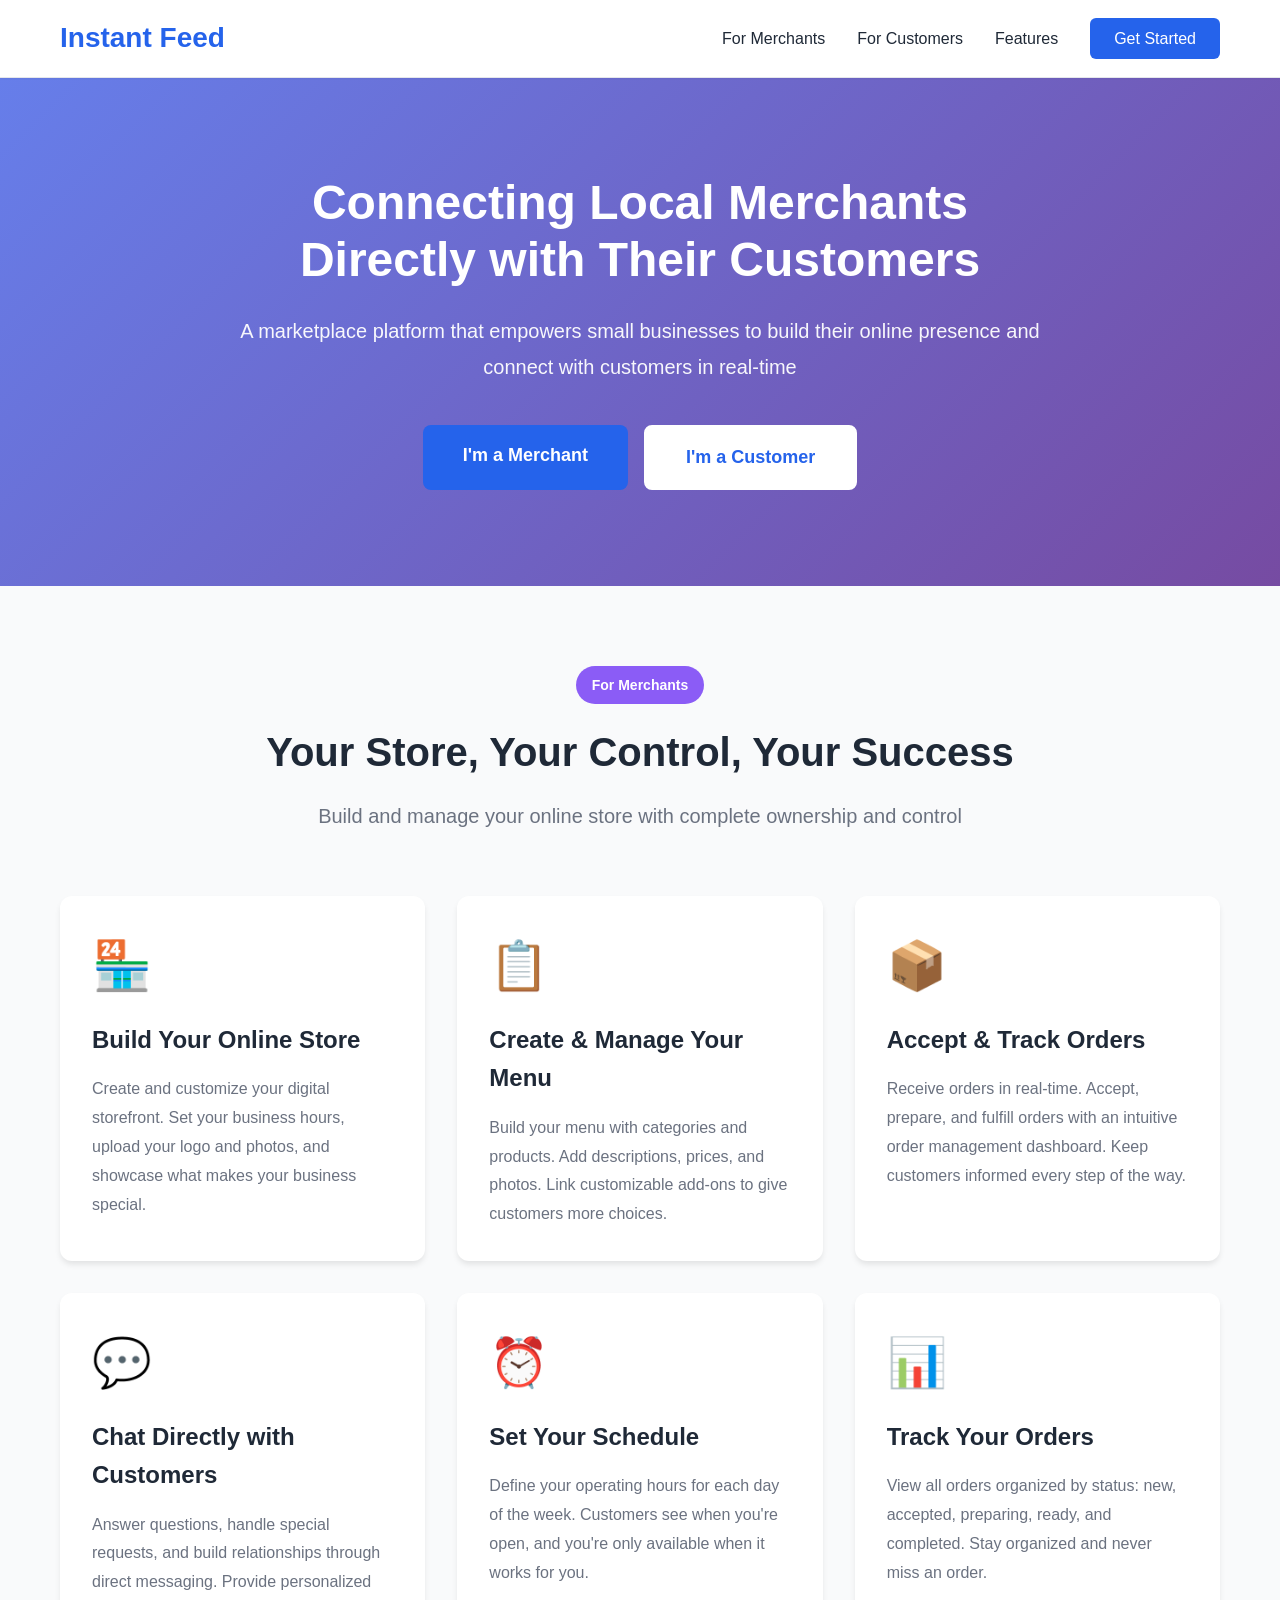
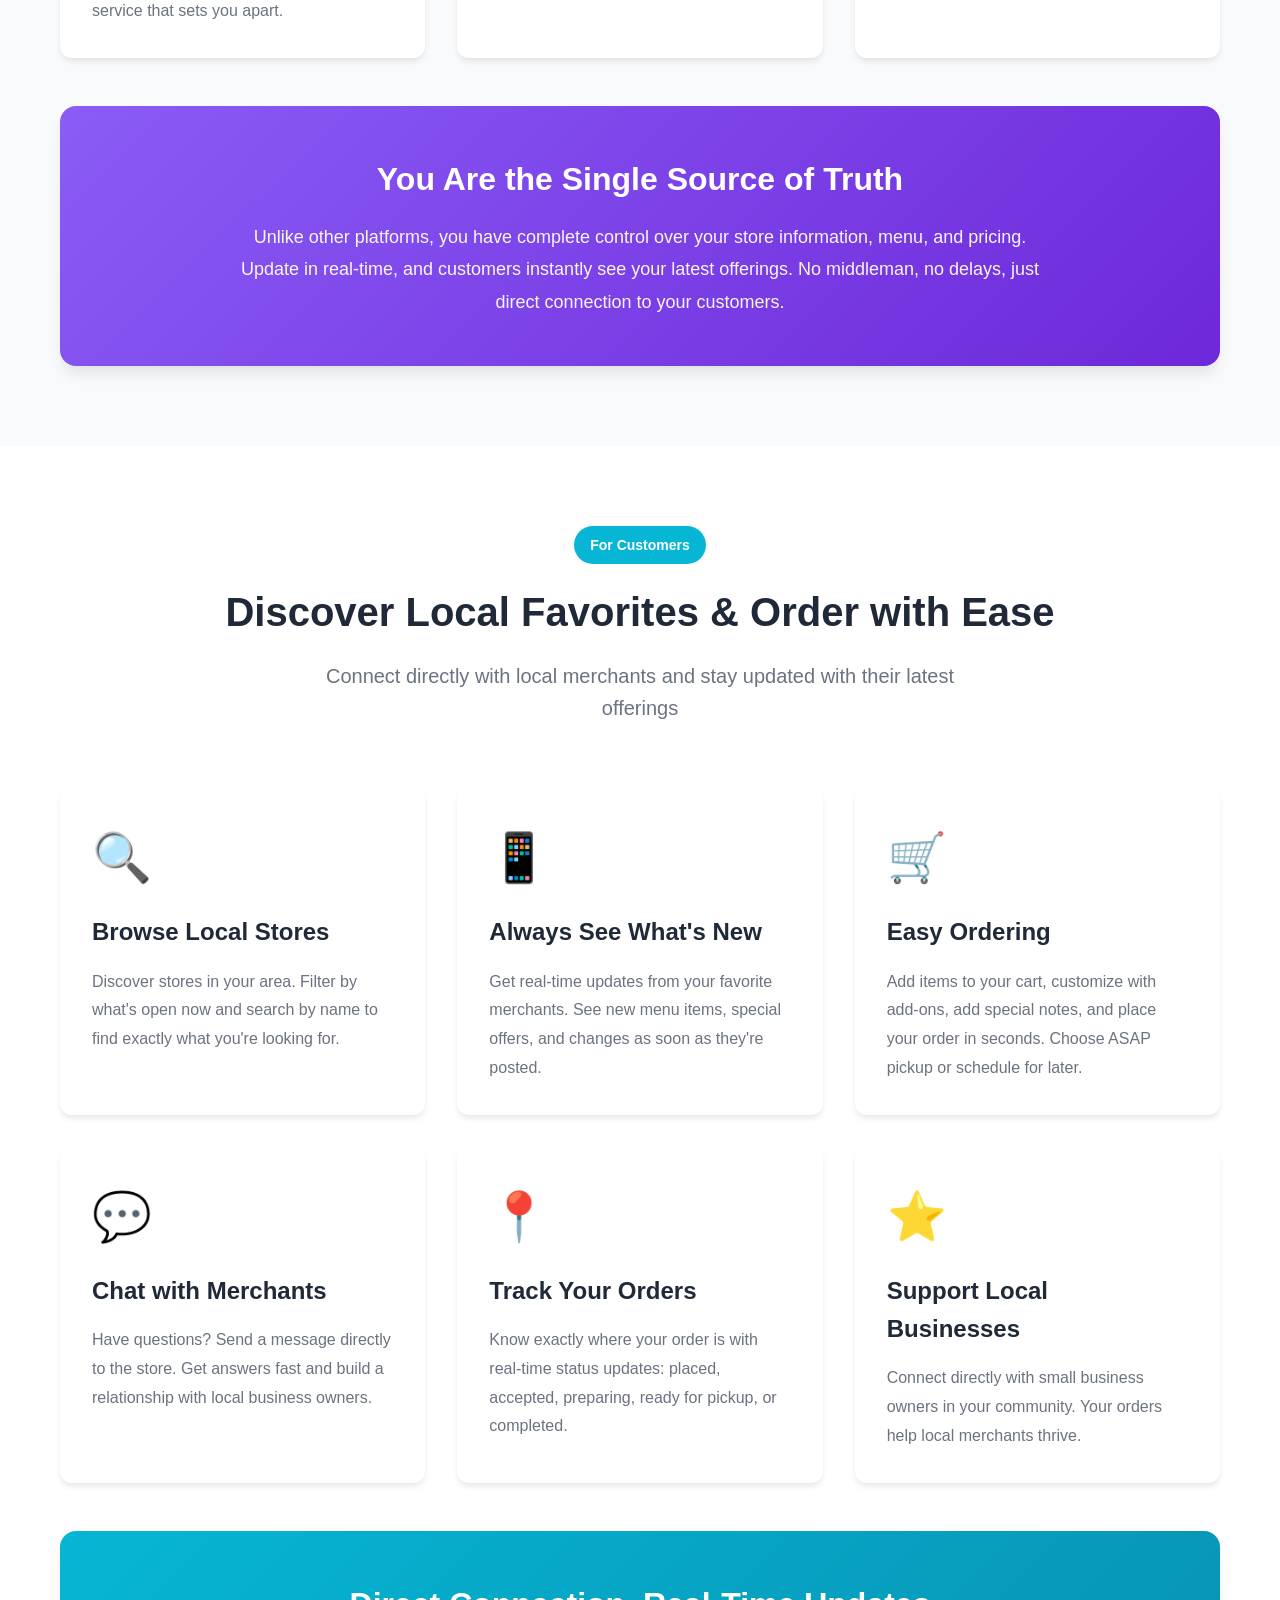
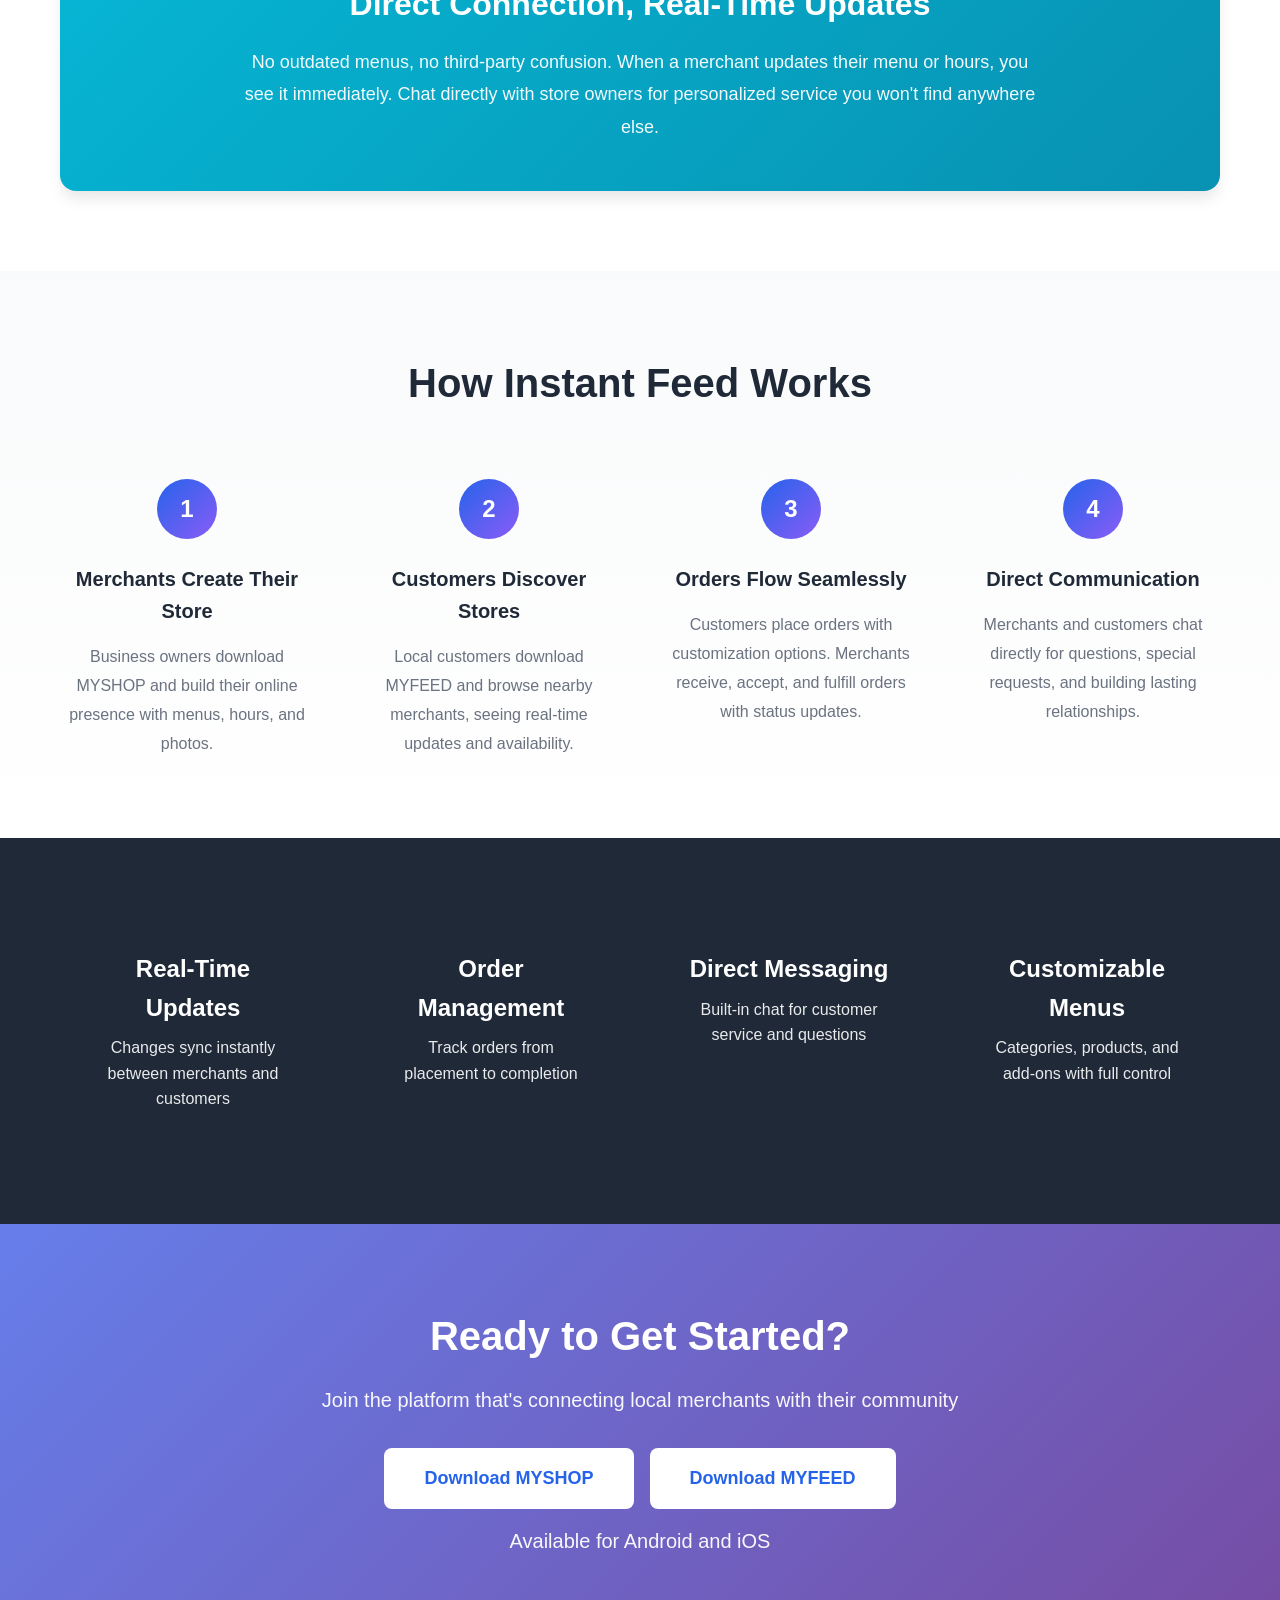
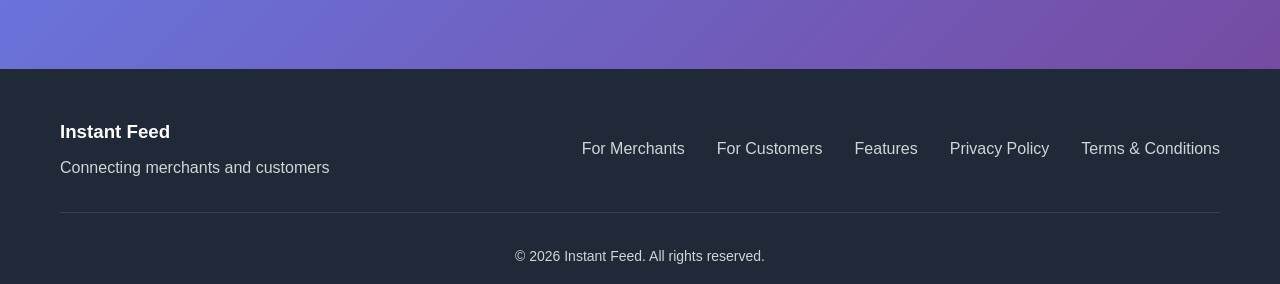
<file: index.html>
<!DOCTYPE html>
<html lang="en">
<head>
    <meta charset="UTF-8">
    <meta name="viewport" content="width=device-width, initial-scale=1.0">
    <meta name="description" content="Connect merchants with customers through real-time ordering and messaging">
    <meta name="google-site-verification" content="9JUzStVme_cuY0aZefptxgOiX_yPlq3_wQcP_vvutgU" />
    <title>Instant Feed - Direct Connection to Local Merchants</title>
    <link rel="stylesheet" href="style.css">
</head>
<body>
    <!-- Navigation -->
    <nav class="navbar">
        <div class="container">
            <div class="nav-brand">
                <h1>Instant Feed</h1>
            </div>
            <div class="nav-links">
                <a href="#merchants">For Merchants</a>
                <a href="#consumers">For Customers</a>
                <a href="#features">Features</a>
                <a href="#download" class="btn-primary">Get Started</a>
            </div>
        </div>
    </nav>

    <!-- Hero Section -->
    <section class="hero">
        <div class="container">
            <div class="hero-content">
                <h1 class="hero-title">Connecting Local Merchants Directly with Their Customers</h1>
                <p class="hero-subtitle">
                    A marketplace platform that empowers small businesses to build their online presence 
                    and connect with customers in real-time
                </p>
                <div class="hero-buttons">
                    <a href="#merchants" class="btn btn-primary btn-large">I'm a Merchant</a>
                    <a href="#consumers" class="btn btn-secondary btn-large">I'm a Customer</a>
                </div>
            </div>
        </div>
    </section>

    <!-- Merchants Section -->
    <section id="merchants" class="section merchants-section">
        <div class="container">
            <div class="section-header">
                <span class="section-badge">For Merchants</span>
                <h2 class="section-title">Your Store, Your Control, Your Success</h2>
                <p class="section-subtitle">
                    Build and manage your online store with complete ownership and control
                </p>
            </div>

            <div class="features-grid">
                <div class="feature-card">
                    <div class="feature-icon">🏪</div>
                    <h3>Build Your Online Store</h3>
                    <p>Create and customize your digital storefront. Set your business hours, upload your logo and photos, and showcase what makes your business special.</p>
                </div>

                <div class="feature-card">
                    <div class="feature-icon">📋</div>
                    <h3>Create & Manage Your Menu</h3>
                    <p>Build your menu with categories and products. Add descriptions, prices, and photos. Link customizable add-ons to give customers more choices.</p>
                </div>

                <div class="feature-card">
                    <div class="feature-icon">📦</div>
                    <h3>Accept & Track Orders</h3>
                    <p>Receive orders in real-time. Accept, prepare, and fulfill orders with an intuitive order management dashboard. Keep customers informed every step of the way.</p>
                </div>

                <div class="feature-card">
                    <div class="feature-icon">💬</div>
                    <h3>Chat Directly with Customers</h3>
                    <p>Answer questions, handle special requests, and build relationships through direct messaging. Provide personalized service that sets you apart.</p>
                </div>

                <div class="feature-card">
                    <div class="feature-icon">⏰</div>
                    <h3>Set Your Schedule</h3>
                    <p>Define your operating hours for each day of the week. Customers see when you're open, and you're only available when it works for you.</p>
                </div>

                <div class="feature-card">
                    <div class="feature-icon">📊</div>
                    <h3>Track Your Orders</h3>
                    <p>View all orders organized by status: new, accepted, preparing, ready, and completed. Stay organized and never miss an order.</p>
                </div>
            </div>

            <div class="value-proposition">
                <div class="value-content">
                    <h3>You Are the Single Source of Truth</h3>
                    <p>
                        Unlike other platforms, you have complete control over your store information, menu, and pricing. 
                        Update in real-time, and customers instantly see your latest offerings. No middleman, no delays, 
                        just direct connection to your customers.
                    </p>
                </div>
            </div>
        </div>
    </section>

    <!-- Consumers Section -->
    <section id="consumers" class="section consumers-section">
        <div class="container">
            <div class="section-header">
                <span class="section-badge consumer-badge">For Customers</span>
                <h2 class="section-title">Discover Local Favorites & Order with Ease</h2>
                <p class="section-subtitle">
                    Connect directly with local merchants and stay updated with their latest offerings
                </p>
            </div>

            <div class="features-grid">
                <div class="feature-card">
                    <div class="feature-icon">🔍</div>
                    <h3>Browse Local Stores</h3>
                    <p>Discover stores in your area. Filter by what's open now and search by name to find exactly what you're looking for.</p>
                </div>

                <div class="feature-card">
                    <div class="feature-icon">📱</div>
                    <h3>Always See What's New</h3>
                    <p>Get real-time updates from your favorite merchants. See new menu items, special offers, and changes as soon as they're posted.</p>
                </div>

                <div class="feature-card">
                    <div class="feature-icon">🛒</div>
                    <h3>Easy Ordering</h3>
                    <p>Add items to your cart, customize with add-ons, add special notes, and place your order in seconds. Choose ASAP pickup or schedule for later.</p>
                </div>

                <div class="feature-card">
                    <div class="feature-icon">💬</div>
                    <h3>Chat with Merchants</h3>
                    <p>Have questions? Send a message directly to the store. Get answers fast and build a relationship with local business owners.</p>
                </div>

                <div class="feature-card">
                    <div class="feature-icon">📍</div>
                    <h3>Track Your Orders</h3>
                    <p>Know exactly where your order is with real-time status updates: placed, accepted, preparing, ready for pickup, or completed.</p>
                </div>

                <div class="feature-card">
                    <div class="feature-icon">⭐</div>
                    <h3>Support Local Businesses</h3>
                    <p>Connect directly with small business owners in your community. Your orders help local merchants thrive.</p>
                </div>
            </div>

            <div class="value-proposition consumer-value">
                <div class="value-content">
                    <h3>Direct Connection, Real-Time Updates</h3>
                    <p>
                        No outdated menus, no third-party confusion. When a merchant updates their menu or hours, 
                        you see it immediately. Chat directly with store owners for personalized service you won't 
                        find anywhere else.
                    </p>
                </div>
            </div>
        </div>
    </section>

    <!-- How It Works -->
    <section id="features" class="section how-it-works">
        <div class="container">
            <div class="section-header">
                <h2 class="section-title">How Instant Feed Works</h2>
            </div>

            <div class="steps-grid">
                <div class="step">
                    <div class="step-number">1</div>
                    <h3>Merchants Create Their Store</h3>
                    <p>Business owners download MYSHOP and build their online presence with menus, hours, and photos.</p>
                </div>

                <div class="step">
                    <div class="step-number">2</div>
                    <h3>Customers Discover Stores</h3>
                    <p>Local customers download MYFEED and browse nearby merchants, seeing real-time updates and availability.</p>
                </div>

                <div class="step">
                    <div class="step-number">3</div>
                    <h3>Orders Flow Seamlessly</h3>
                    <p>Customers place orders with customization options. Merchants receive, accept, and fulfill orders with status updates.</p>
                </div>

                <div class="step">
                    <div class="step-number">4</div>
                    <h3>Direct Communication</h3>
                    <p>Merchants and customers chat directly for questions, special requests, and building lasting relationships.</p>
                </div>
            </div>
        </div>
    </section>

    <!-- Key Features Highlight -->
    <section class="section highlights">
        <div class="container">
            <div class="highlights-grid">
                <div class="highlight">
                    <h3>Real-Time Updates</h3>
                    <p>Changes sync instantly between merchants and customers</p>
                </div>
                <div class="highlight">
                    <h3>Order Management</h3>
                    <p>Track orders from placement to completion</p>
                </div>
                <div class="highlight">
                    <h3>Direct Messaging</h3>
                    <p>Built-in chat for customer service and questions</p>
                </div>
                <div class="highlight">
                    <h3>Customizable Menus</h3>
                    <p>Categories, products, and add-ons with full control</p>
                </div>
            </div>
        </div>
    </section>

    <!-- Download CTA -->
    <section id="download" class="section cta-section">
        <div class="container">
            <div class="cta-content">
                <h2>Ready to Get Started?</h2>
                <p>Join the platform that's connecting local merchants with their community</p>
                <div class="cta-buttons">
                    <a href="#" class="btn btn-light btn-large">Download MYSHOP</a>
                    <a href="#" class="btn btn-light btn-large">Download MYFEED</a>
                </div>
                <p class="cta-note">Available for Android and iOS</p>
            </div>
        </div>
    </section>

    <!-- Footer -->
    <footer class="footer">
        <div class="container">
            <div class="footer-content">
                <div class="footer-brand">
                    <h3>Instant Feed</h3>
                    <p>Connecting merchants and customers</p>
                </div>
                <div class="footer-links">
                    <a href="#merchants">For Merchants</a>
                    <a href="#consumers">For Customers</a>
                    <a href="#features">Features</a>
                    <a href="privacy.html">Privacy Policy</a>
                    <a href="terms.html">Terms & Conditions</a>
                </div>
            </div>
            <div class="footer-bottom">
                <p>&copy; 2026 Instant Feed. All rights reserved.</p>
            </div>
        </div>
    </footer>

    <script src="script.js"></script>
</body>
</html>
</file>
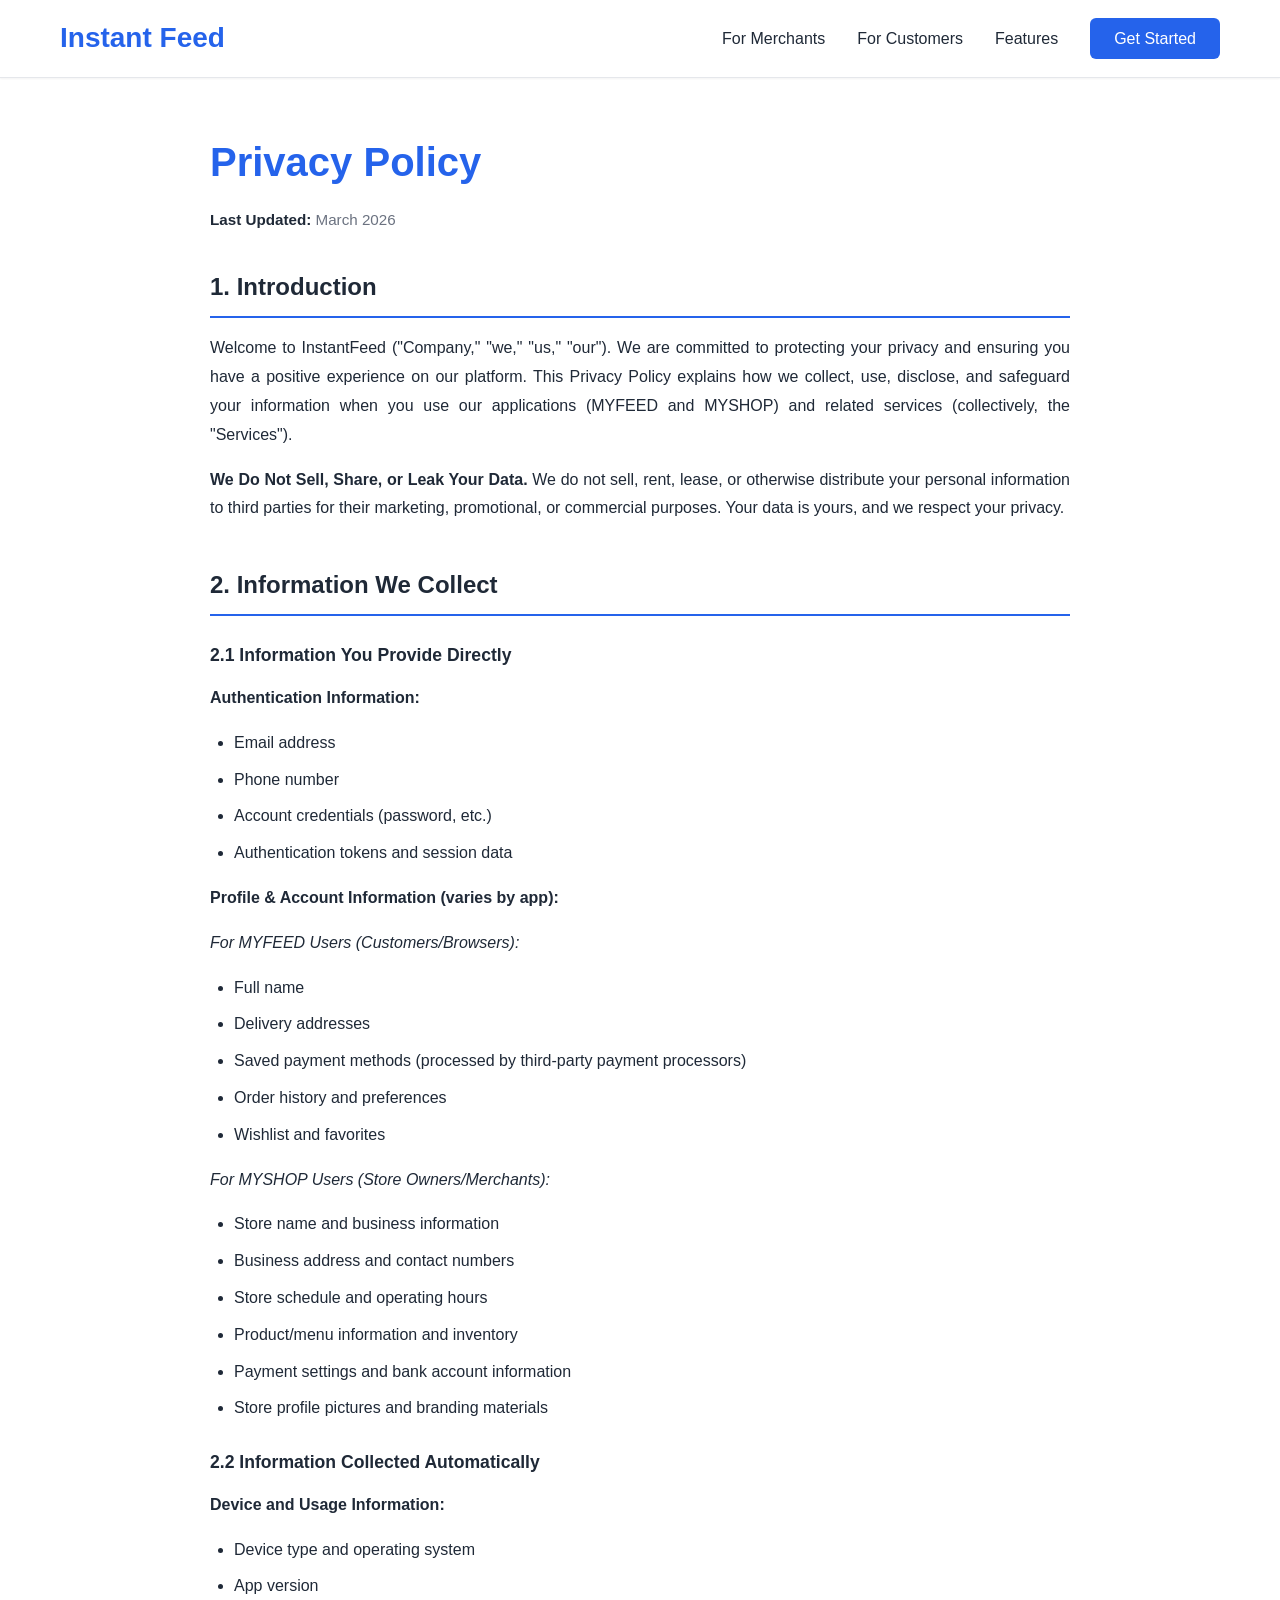
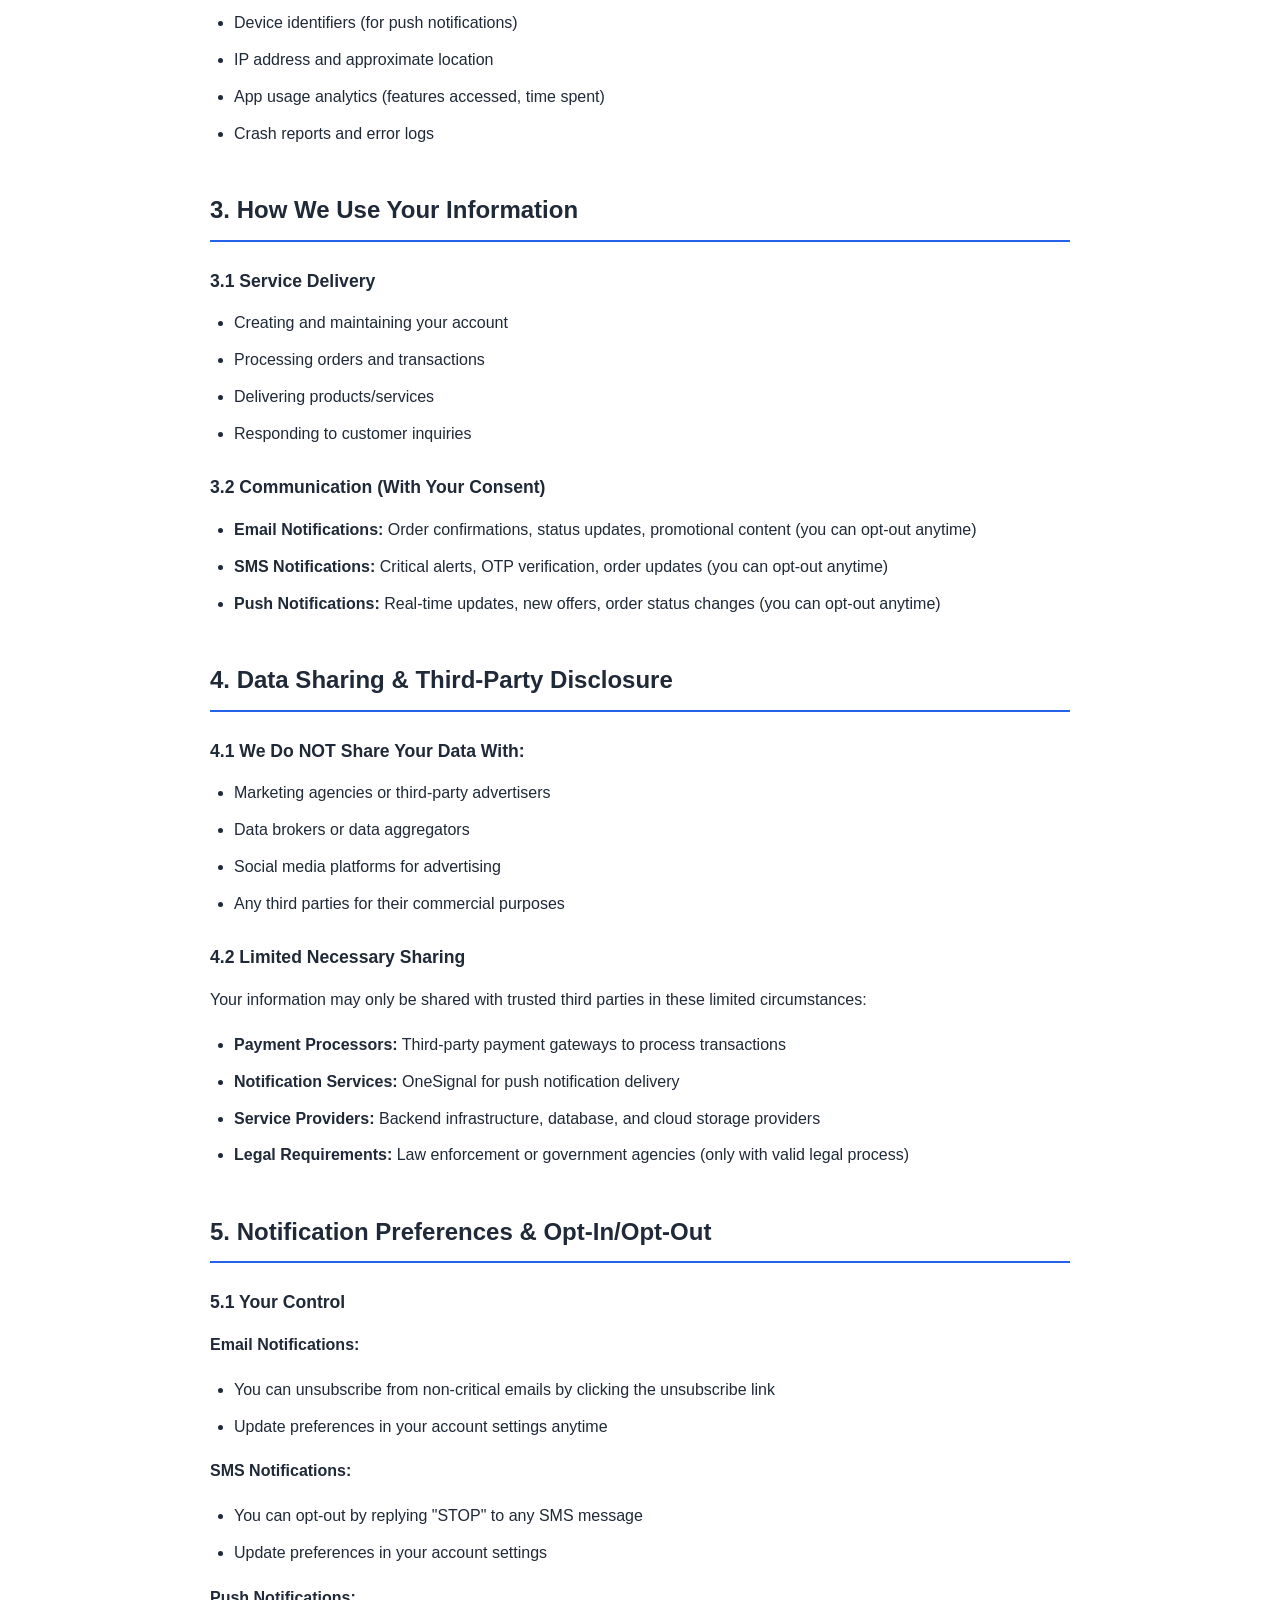
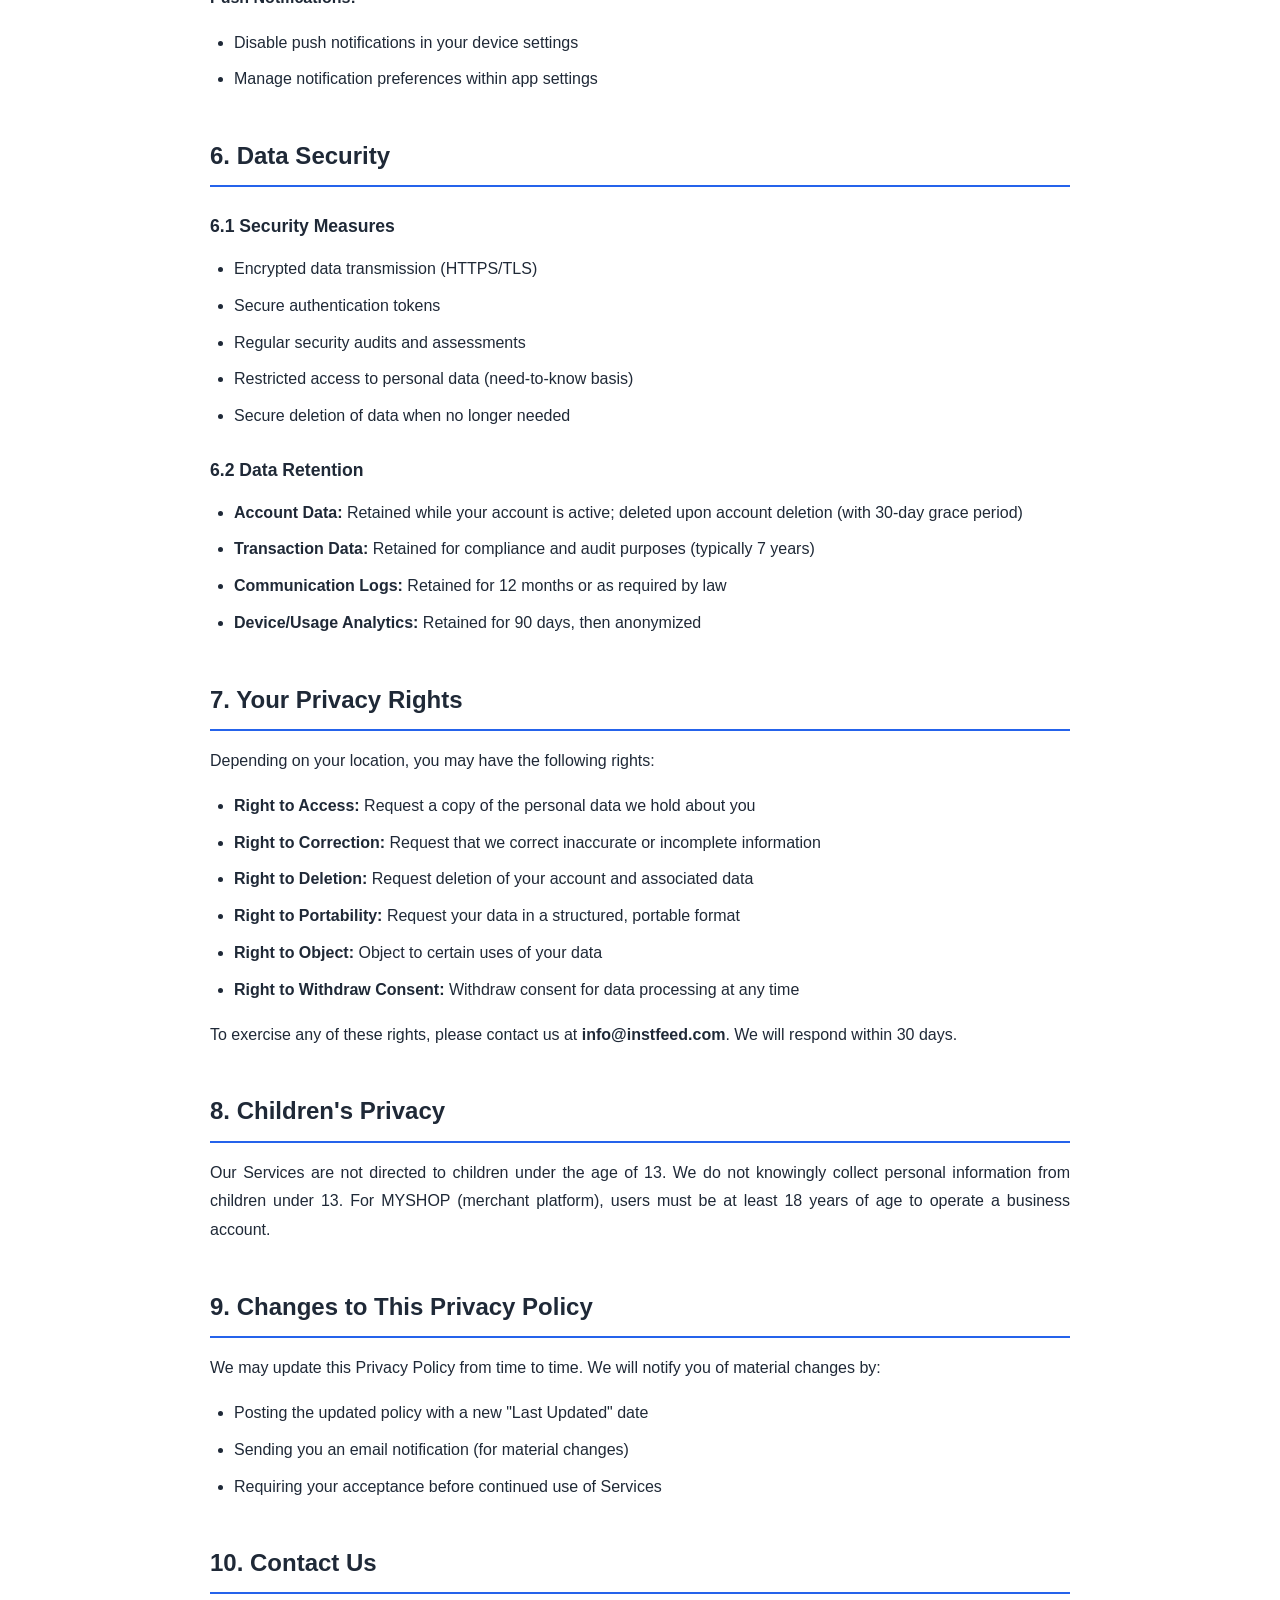
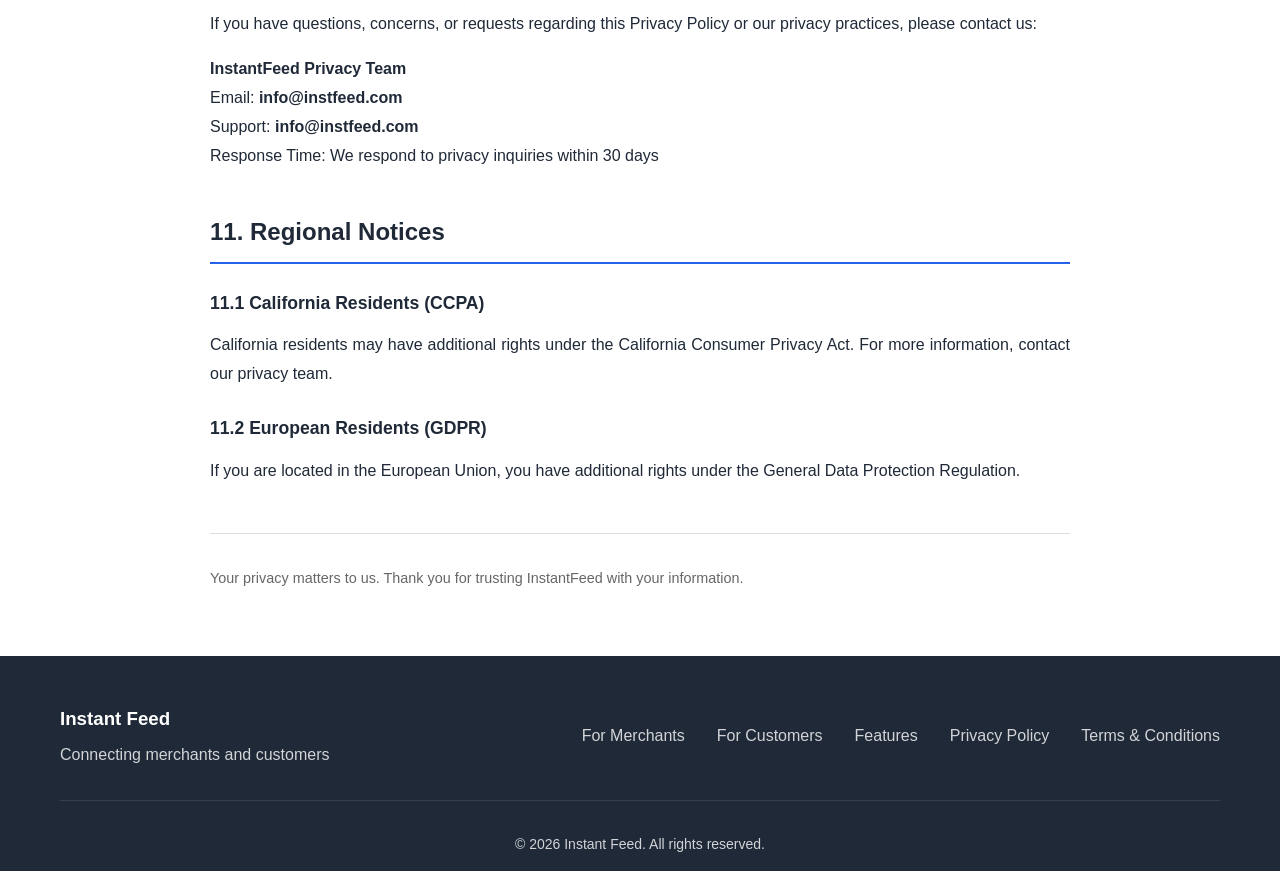
<file: privacy.html>
<!DOCTYPE html>
<html lang="en">
<head>
    <meta charset="UTF-8">
    <meta name="viewport" content="width=device-width, initial-scale=1.0">
    <meta name="description" content="Privacy Policy - InstantFeed">
    <title>Privacy Policy - Instant Feed</title>
    <link rel="stylesheet" href="style.css">
    <link rel="stylesheet" href="legal.css">
</head>
<body>
    <!-- Navigation -->
    <nav class="navbar">
        <div class="container">
            <div class="nav-brand">
                <h1><a href="index.html" style="color: inherit; text-decoration: none;">Instant Feed</a></h1>
            </div>
            <div class="nav-links">
                <a href="index.html#merchants">For Merchants</a>
                <a href="index.html#consumers">For Customers</a>
                <a href="index.html#features">Features</a>
                <a href="index.html#download" class="btn-primary">Get Started</a>
            </div>
        </div>
    </nav>

    <!-- Legal Content -->
    <div class="legal-container">
        <article class="legal-content">
            <h1>Privacy Policy</h1>
            <p class="last-updated"><strong>Last Updated:</strong> March 2026</p>

            <section>
                <h2>1. Introduction</h2>
                <p>Welcome to InstantFeed ("Company," "we," "us," "our"). We are committed to protecting your privacy and ensuring you have a positive experience on our platform. This Privacy Policy explains how we collect, use, disclose, and safeguard your information when you use our applications (MYFEED and MYSHOP) and related services (collectively, the "Services").</p>
                <p><strong>We Do Not Sell, Share, or Leak Your Data.</strong> We do not sell, rent, lease, or otherwise distribute your personal information to third parties for their marketing, promotional, or commercial purposes. Your data is yours, and we respect your privacy.</p>
            </section>

            <section>
                <h2>2. Information We Collect</h2>
                <h3>2.1 Information You Provide Directly</h3>
                <p><strong>Authentication Information:</strong></p>
                <ul>
                    <li>Email address</li>
                    <li>Phone number</li>
                    <li>Account credentials (password, etc.)</li>
                    <li>Authentication tokens and session data</li>
                </ul>

                <p><strong>Profile & Account Information (varies by app):</strong></p>
                <p><em>For MYFEED Users (Customers/Browsers):</em></p>
                <ul>
                    <li>Full name</li>
                    <li>Delivery addresses</li>
                    <li>Saved payment methods (processed by third-party payment processors)</li>
                    <li>Order history and preferences</li>
                    <li>Wishlist and favorites</li>
                </ul>

                <p><em>For MYSHOP Users (Store Owners/Merchants):</em></p>
                <ul>
                    <li>Store name and business information</li>
                    <li>Business address and contact numbers</li>
                    <li>Store schedule and operating hours</li>
                    <li>Product/menu information and inventory</li>
                    <li>Payment settings and bank account information</li>
                    <li>Store profile pictures and branding materials</li>
                </ul>

                <h3>2.2 Information Collected Automatically</h3>
                <p><strong>Device and Usage Information:</strong></p>
                <ul>
                    <li>Device type and operating system</li>
                    <li>App version</li>
                    <li>Device identifiers (for push notifications)</li>
                    <li>IP address and approximate location</li>
                    <li>App usage analytics (features accessed, time spent)</li>
                    <li>Crash reports and error logs</li>
                </ul>
            </section>

            <section>
                <h2>3. How We Use Your Information</h2>
                <h3>3.1 Service Delivery</h3>
                <ul>
                    <li>Creating and maintaining your account</li>
                    <li>Processing orders and transactions</li>
                    <li>Delivering products/services</li>
                    <li>Responding to customer inquiries</li>
                </ul>

                <h3>3.2 Communication (With Your Consent)</h3>
                <ul>
                    <li><strong>Email Notifications:</strong> Order confirmations, status updates, promotional content (you can opt-out anytime)</li>
                    <li><strong>SMS Notifications:</strong> Critical alerts, OTP verification, order updates (you can opt-out anytime)</li>
                    <li><strong>Push Notifications:</strong> Real-time updates, new offers, order status changes (you can opt-out anytime)</li>
                </ul>
            </section>

            <section>
                <h2>4. Data Sharing & Third-Party Disclosure</h2>
                <h3>4.1 We Do NOT Share Your Data With:</h3>
                <ul>
                    <li>Marketing agencies or third-party advertisers</li>
                    <li>Data brokers or data aggregators</li>
                    <li>Social media platforms for advertising</li>
                    <li>Any third parties for their commercial purposes</li>
                </ul>

                <h3>4.2 Limited Necessary Sharing</h3>
                <p>Your information may only be shared with trusted third parties in these limited circumstances:</p>
                <ul>
                    <li><strong>Payment Processors:</strong> Third-party payment gateways to process transactions</li>
                    <li><strong>Notification Services:</strong> OneSignal for push notification delivery</li>
                    <li><strong>Service Providers:</strong> Backend infrastructure, database, and cloud storage providers</li>
                    <li><strong>Legal Requirements:</strong> Law enforcement or government agencies (only with valid legal process)</li>
                </ul>
            </section>

            <section>
                <h2>5. Notification Preferences & Opt-In/Opt-Out</h2>
                <h3>5.1 Your Control</h3>
                <p><strong>Email Notifications:</strong></p>
                <ul>
                    <li>You can unsubscribe from non-critical emails by clicking the unsubscribe link</li>
                    <li>Update preferences in your account settings anytime</li>
                </ul>

                <p><strong>SMS Notifications:</strong></p>
                <ul>
                    <li>You can opt-out by replying "STOP" to any SMS message</li>
                    <li>Update preferences in your account settings</li>
                </ul>

                <p><strong>Push Notifications:</strong></p>
                <ul>
                    <li>Disable push notifications in your device settings</li>
                    <li>Manage notification preferences within app settings</li>
                </ul>
            </section>

            <section>
                <h2>6. Data Security</h2>
                <h3>6.1 Security Measures</h3>
                <ul>
                    <li>Encrypted data transmission (HTTPS/TLS)</li>
                    <li>Secure authentication tokens</li>
                    <li>Regular security audits and assessments</li>
                    <li>Restricted access to personal data (need-to-know basis)</li>
                    <li>Secure deletion of data when no longer needed</li>
                </ul>

                <h3>6.2 Data Retention</h3>
                <ul>
                    <li><strong>Account Data:</strong> Retained while your account is active; deleted upon account deletion (with 30-day grace period)</li>
                    <li><strong>Transaction Data:</strong> Retained for compliance and audit purposes (typically 7 years)</li>
                    <li><strong>Communication Logs:</strong> Retained for 12 months or as required by law</li>
                    <li><strong>Device/Usage Analytics:</strong> Retained for 90 days, then anonymized</li>
                </ul>
            </section>

            <section>
                <h2>7. Your Privacy Rights</h2>
                <p>Depending on your location, you may have the following rights:</p>
                <ul>
                    <li><strong>Right to Access:</strong> Request a copy of the personal data we hold about you</li>
                    <li><strong>Right to Correction:</strong> Request that we correct inaccurate or incomplete information</li>
                    <li><strong>Right to Deletion:</strong> Request deletion of your account and associated data</li>
                    <li><strong>Right to Portability:</strong> Request your data in a structured, portable format</li>
                    <li><strong>Right to Object:</strong> Object to certain uses of your data</li>
                    <li><strong>Right to Withdraw Consent:</strong> Withdraw consent for data processing at any time</li>
                </ul>
                <p>To exercise any of these rights, please contact us at <strong>info@instfeed.com</strong>. We will respond within 30 days.</p>
            </section>

            <section>
                <h2>8. Children's Privacy</h2>
                <p>Our Services are not directed to children under the age of 13. We do not knowingly collect personal information from children under 13. For MYSHOP (merchant platform), users must be at least 18 years of age to operate a business account.</p>
            </section>

            <section>
                <h2>9. Changes to This Privacy Policy</h2>
                <p>We may update this Privacy Policy from time to time. We will notify you of material changes by:</p>
                <ul>
                    <li>Posting the updated policy with a new "Last Updated" date</li>
                    <li>Sending you an email notification (for material changes)</li>
                    <li>Requiring your acceptance before continued use of Services</li>
                </ul>
            </section>

            <section>
                <h2>10. Contact Us</h2>
                <p>If you have questions, concerns, or requests regarding this Privacy Policy or our privacy practices, please contact us:</p>
                <p><strong>InstantFeed Privacy Team</strong><br>
                Email: <strong>info@instfeed.com</strong><br>
                Support: <strong>info@instfeed.com</strong><br>
                Response Time: We respond to privacy inquiries within 30 days</p>
            </section>

            <section>
                <h2>11. Regional Notices</h2>
                <h3>11.1 California Residents (CCPA)</h3>
                <p>California residents may have additional rights under the California Consumer Privacy Act. For more information, contact our privacy team.</p>
                <h3>11.2 European Residents (GDPR)</h3>
                <p>If you are located in the European Union, you have additional rights under the General Data Protection Regulation.</p>
            </section>

            <p style="margin-top: 3rem; padding-top: 2rem; border-top: 1px solid #ddd; font-size: 0.9rem; color: #666;">
                Your privacy matters to us. Thank you for trusting InstantFeed with your information.
            </p>
        </article>
    </div>

    <!-- Footer -->
    <footer class="footer">
        <div class="container">
            <div class="footer-content">
                <div class="footer-brand">
                    <h3>Instant Feed</h3>
                    <p>Connecting merchants and customers</p>
                </div>
                <div class="footer-links">
                    <a href="index.html#merchants">For Merchants</a>
                    <a href="index.html#consumers">For Customers</a>
                    <a href="index.html#features">Features</a>
                    <a href="privacy.html">Privacy Policy</a>
                    <a href="terms.html">Terms & Conditions</a>
                </div>
            </div>
            <div class="footer-bottom">
                <p>&copy; 2026 Instant Feed. All rights reserved.</p>
            </div>
        </div>
    </footer>

    <script src="script.js"></script>
</body>
</html>
</file>
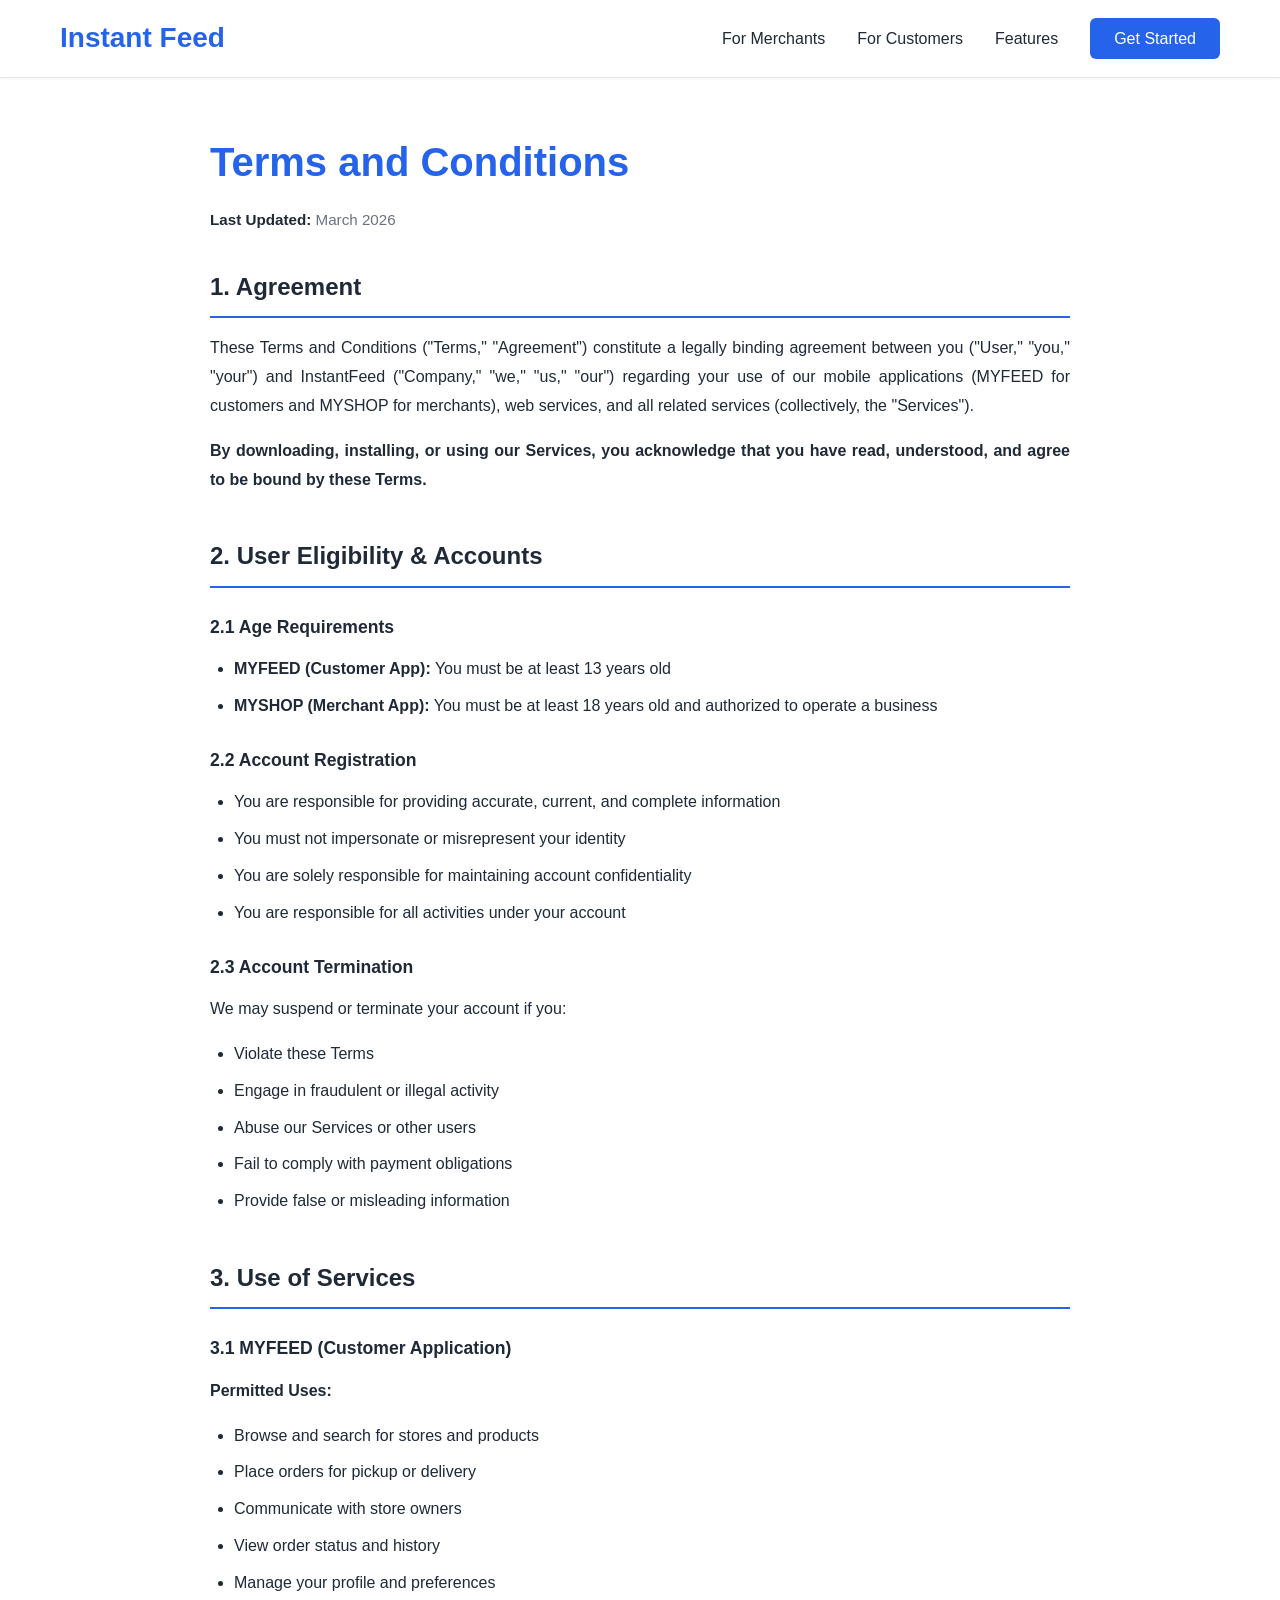
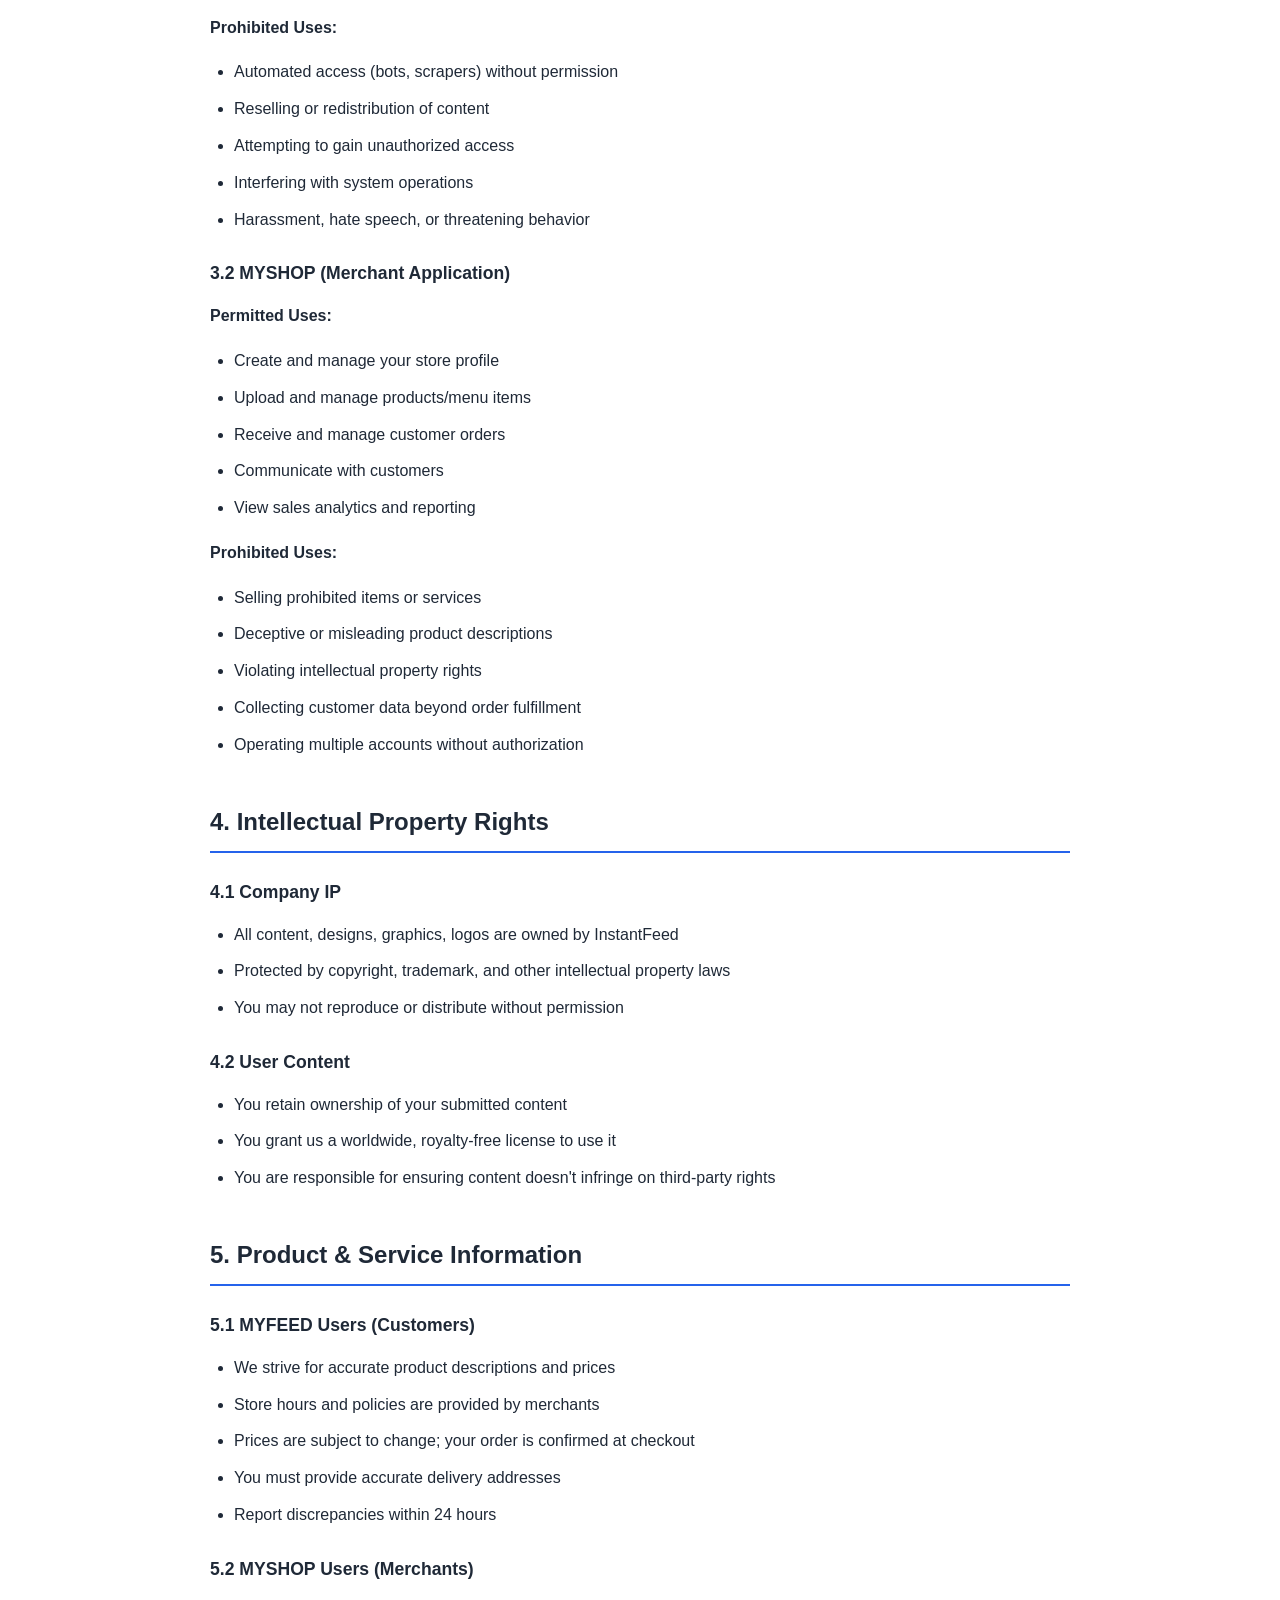
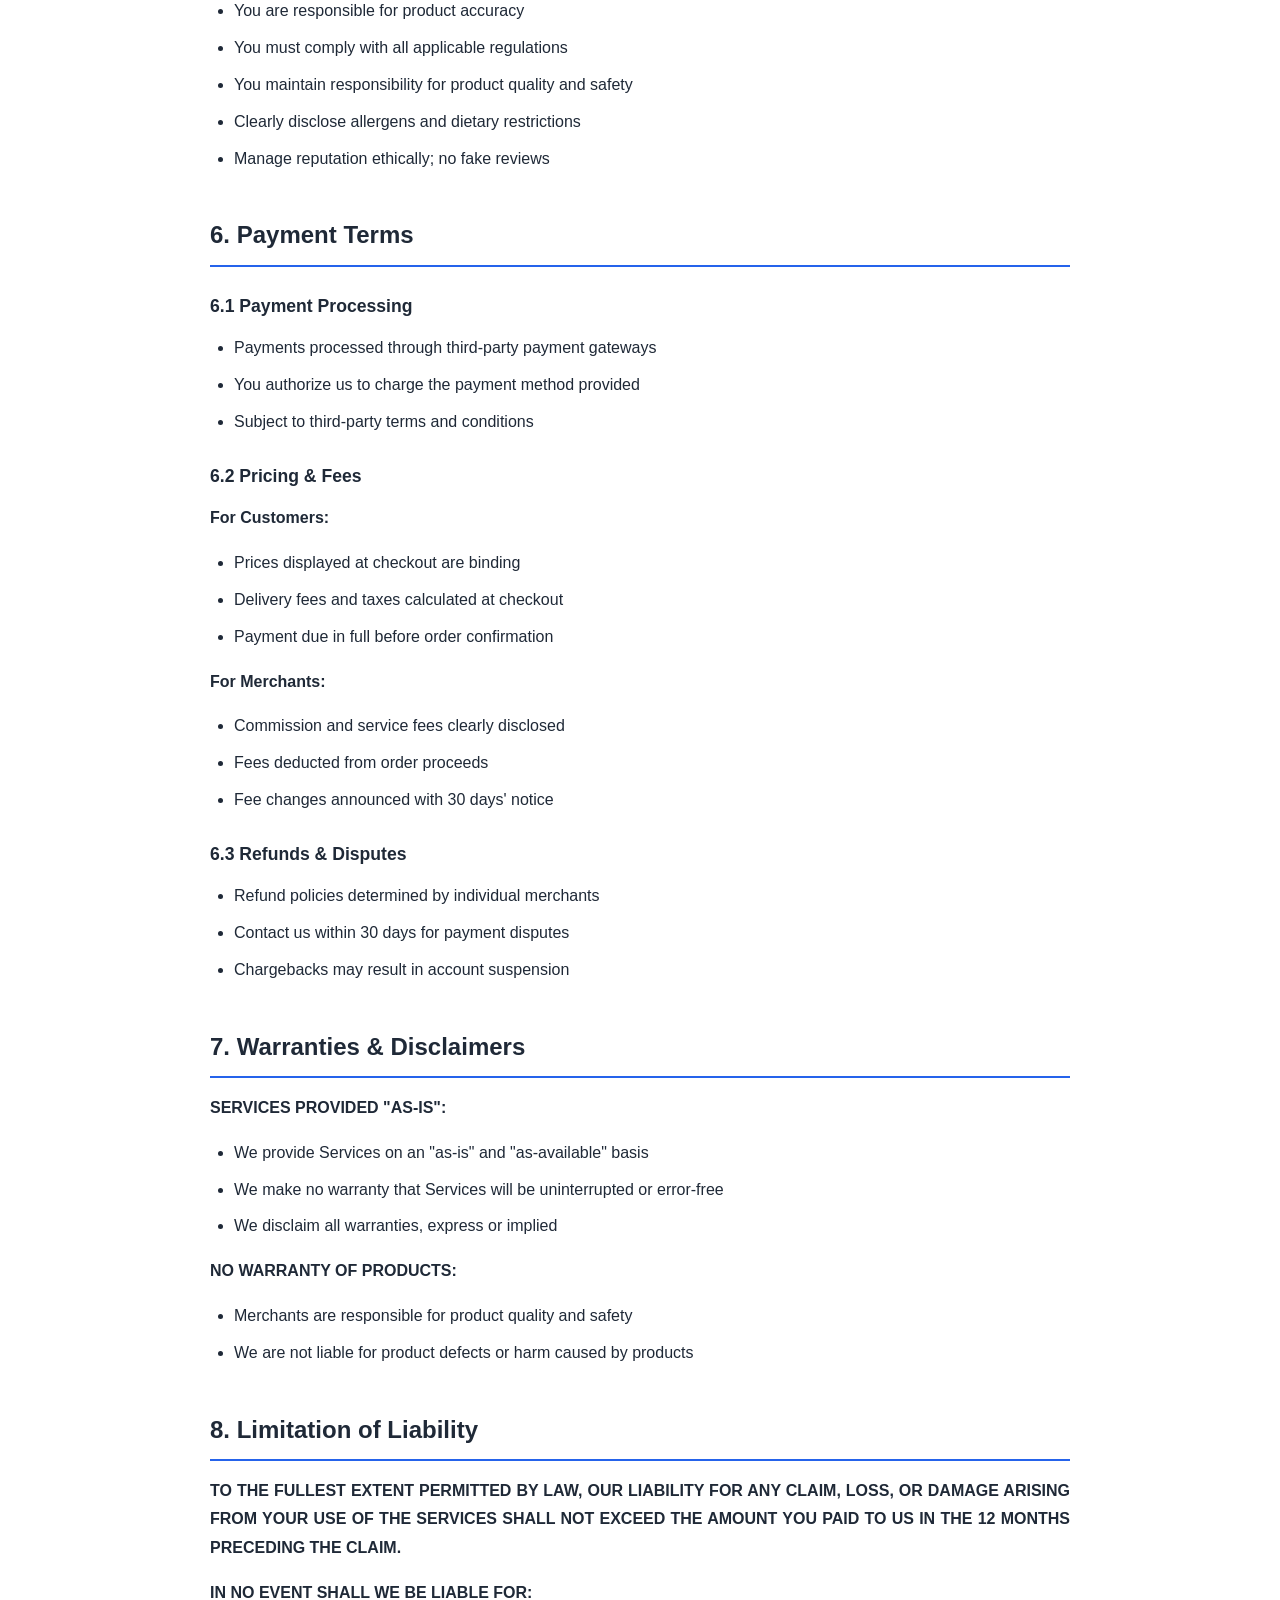
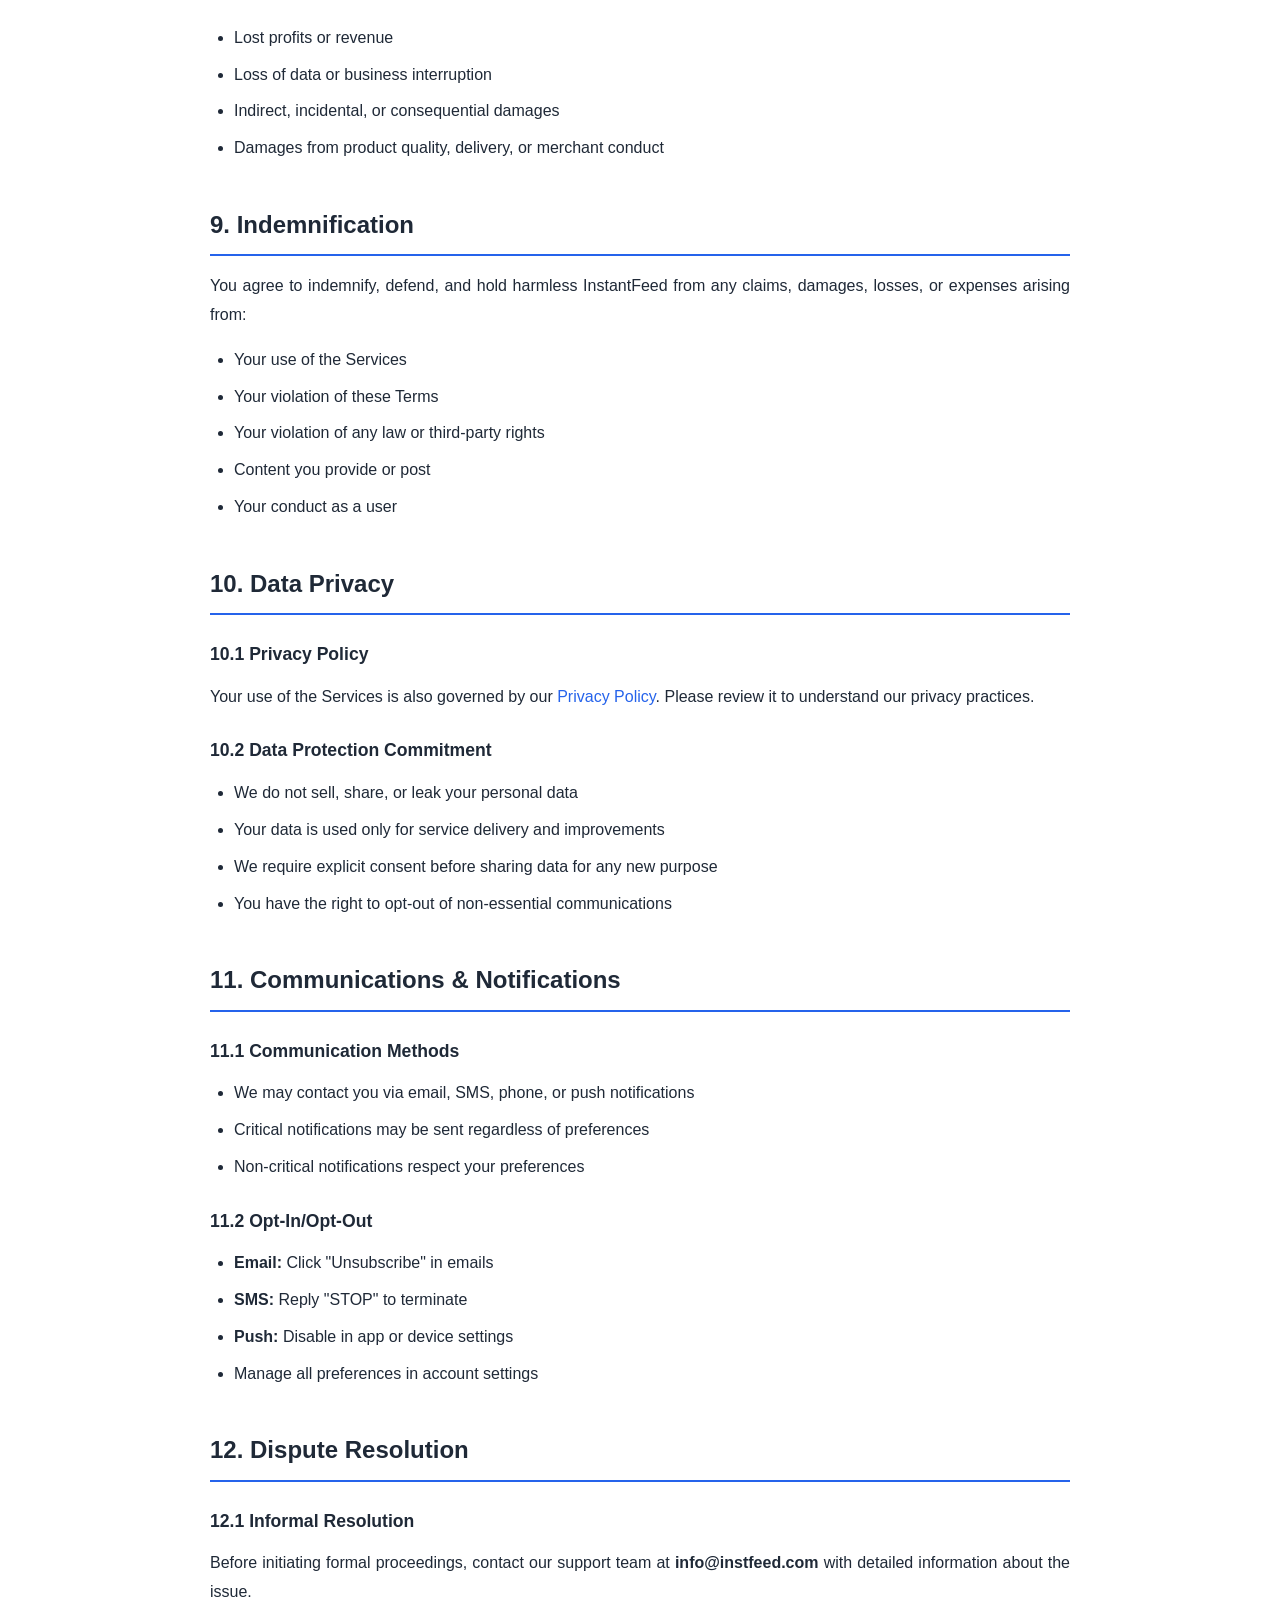
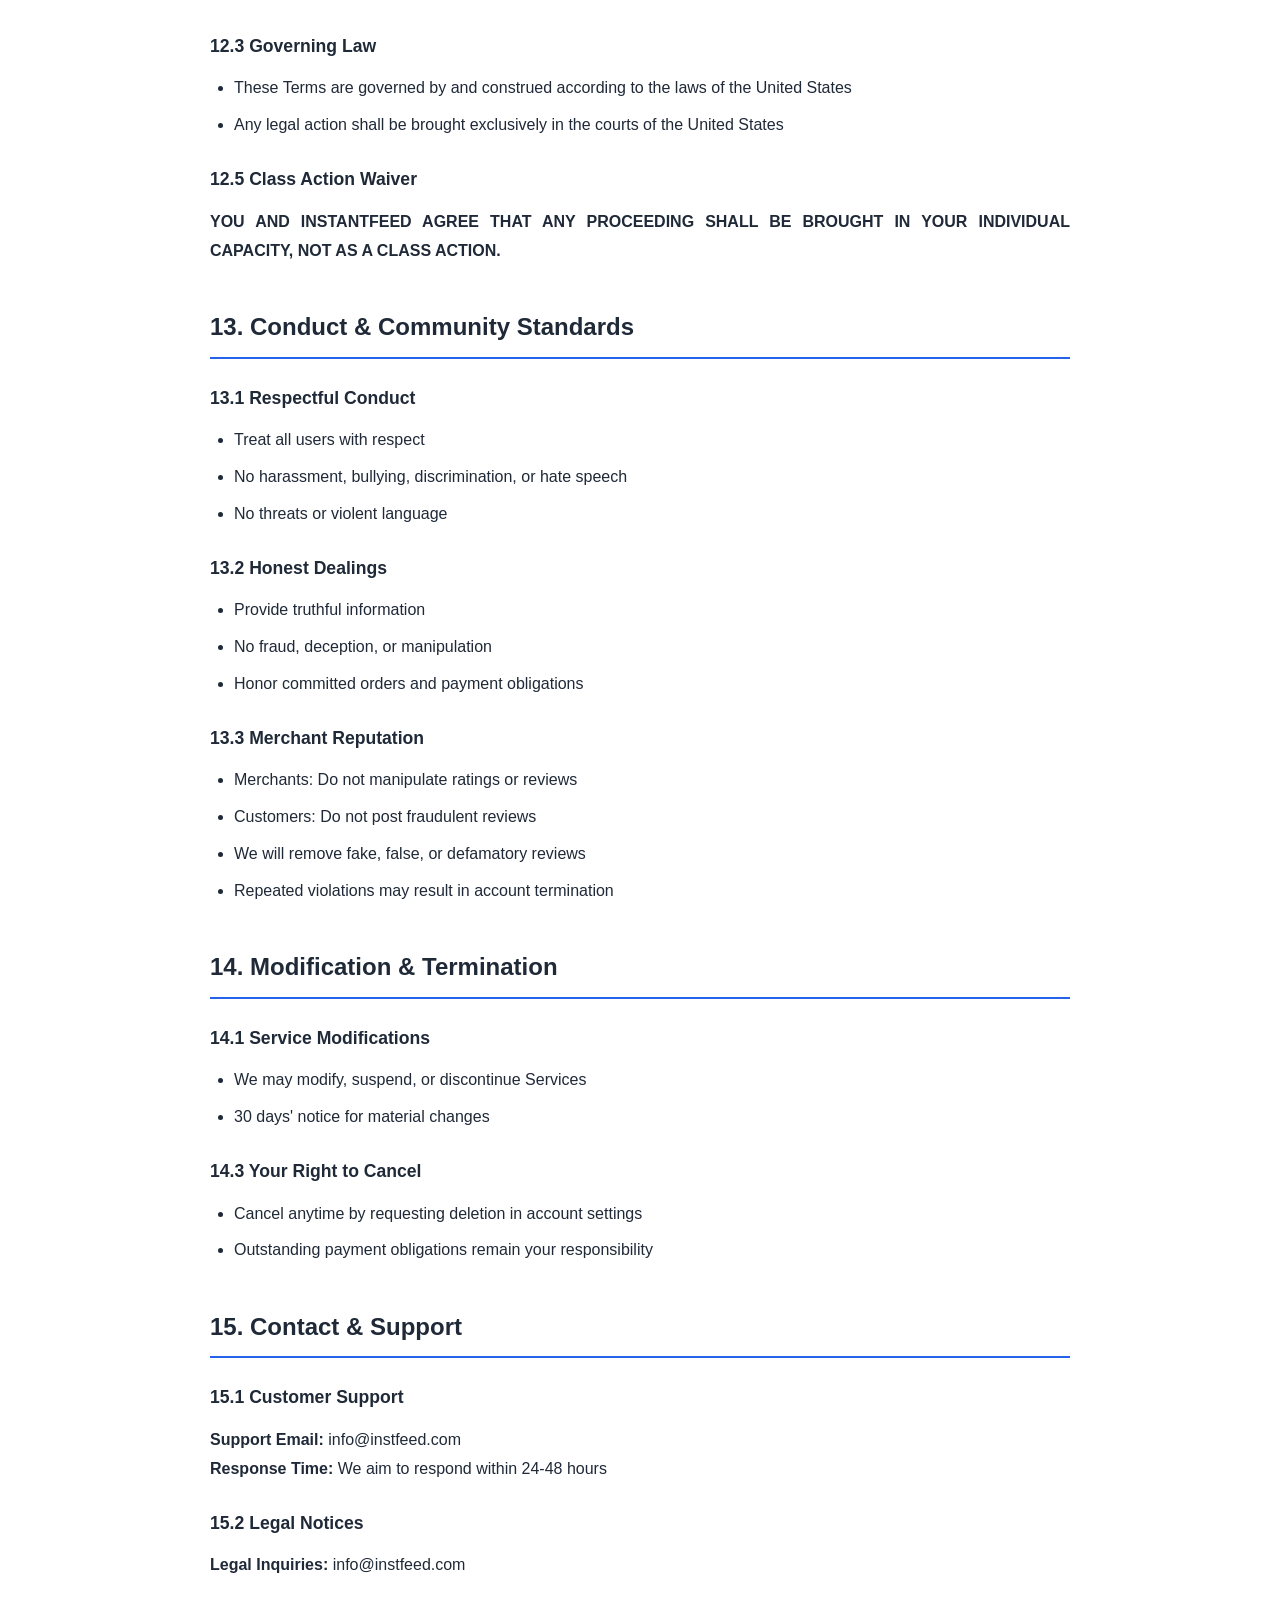
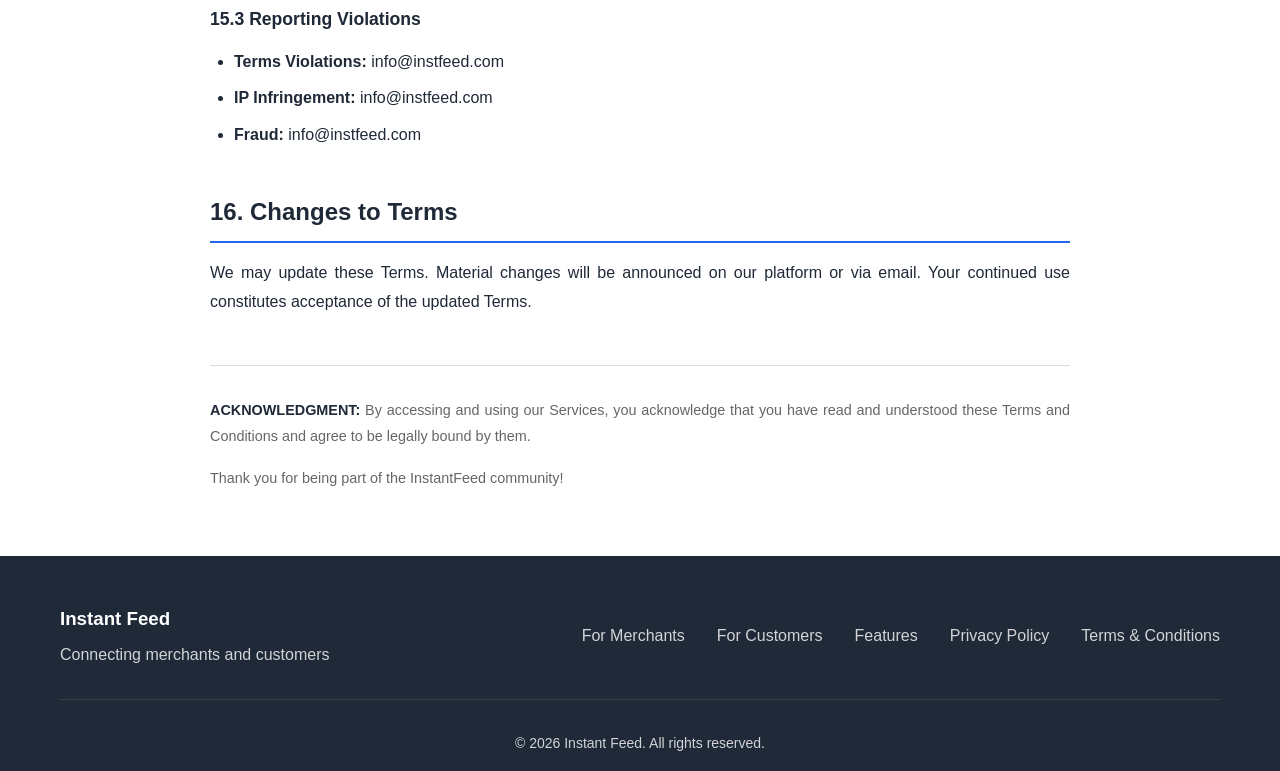
<file: terms.html>
<!DOCTYPE html>
<html lang="en">
<head>
    <meta charset="UTF-8">
    <meta name="viewport" content="width=device-width, initial-scale=1.0">
    <meta name="description" content="Terms and Conditions - InstantFeed">
    <title>Terms and Conditions - Instant Feed</title>
    <link rel="stylesheet" href="style.css">
    <link rel="stylesheet" href="legal.css">
</head>
<body>
    <!-- Navigation -->
    <nav class="navbar">
        <div class="container">
            <div class="nav-brand">
                <h1><a href="index.html" style="color: inherit; text-decoration: none;">Instant Feed</a></h1>
            </div>
            <div class="nav-links">
                <a href="index.html#merchants">For Merchants</a>
                <a href="index.html#consumers">For Customers</a>
                <a href="index.html#features">Features</a>
                <a href="index.html#download" class="btn-primary">Get Started</a>
            </div>
        </div>
    </nav>

    <!-- Legal Content -->
    <div class="legal-container">
        <article class="legal-content">
            <h1>Terms and Conditions</h1>
            <p class="last-updated"><strong>Last Updated:</strong> March 2026</p>

            <section>
                <h2>1. Agreement</h2>
                <p>These Terms and Conditions ("Terms," "Agreement") constitute a legally binding agreement between you ("User," "you," "your") and InstantFeed ("Company," "we," "us," "our") regarding your use of our mobile applications (MYFEED for customers and MYSHOP for merchants), web services, and all related services (collectively, the "Services").</p>
                <p><strong>By downloading, installing, or using our Services, you acknowledge that you have read, understood, and agree to be bound by these Terms.</strong></p>
            </section>

            <section>
                <h2>2. User Eligibility & Accounts</h2>
                <h3>2.1 Age Requirements</h3>
                <ul>
                    <li><strong>MYFEED (Customer App):</strong> You must be at least 13 years old</li>
                    <li><strong>MYSHOP (Merchant App):</strong> You must be at least 18 years old and authorized to operate a business</li>
                </ul>

                <h3>2.2 Account Registration</h3>
                <ul>
                    <li>You are responsible for providing accurate, current, and complete information</li>
                    <li>You must not impersonate or misrepresent your identity</li>
                    <li>You are solely responsible for maintaining account confidentiality</li>
                    <li>You are responsible for all activities under your account</li>
                </ul>

                <h3>2.3 Account Termination</h3>
                <p>We may suspend or terminate your account if you:</p>
                <ul>
                    <li>Violate these Terms</li>
                    <li>Engage in fraudulent or illegal activity</li>
                    <li>Abuse our Services or other users</li>
                    <li>Fail to comply with payment obligations</li>
                    <li>Provide false or misleading information</li>
                </ul>
            </section>

            <section>
                <h2>3. Use of Services</h2>
                <h3>3.1 MYFEED (Customer Application)</h3>
                <p><strong>Permitted Uses:</strong></p>
                <ul>
                    <li>Browse and search for stores and products</li>
                    <li>Place orders for pickup or delivery</li>
                    <li>Communicate with store owners</li>
                    <li>View order status and history</li>
                    <li>Manage your profile and preferences</li>
                </ul>

                <p><strong>Prohibited Uses:</strong></p>
                <ul>
                    <li>Automated access (bots, scrapers) without permission</li>
                    <li>Reselling or redistribution of content</li>
                    <li>Attempting to gain unauthorized access</li>
                    <li>Interfering with system operations</li>
                    <li>Harassment, hate speech, or threatening behavior</li>
                </ul>

                <h3>3.2 MYSHOP (Merchant Application)</h3>
                <p><strong>Permitted Uses:</strong></p>
                <ul>
                    <li>Create and manage your store profile</li>
                    <li>Upload and manage products/menu items</li>
                    <li>Receive and manage customer orders</li>
                    <li>Communicate with customers</li>
                    <li>View sales analytics and reporting</li>
                </ul>

                <p><strong>Prohibited Uses:</strong></p>
                <ul>
                    <li>Selling prohibited items or services</li>
                    <li>Deceptive or misleading product descriptions</li>
                    <li>Violating intellectual property rights</li>
                    <li>Collecting customer data beyond order fulfillment</li>
                    <li>Operating multiple accounts without authorization</li>
                </ul>
            </section>

            <section>
                <h2>4. Intellectual Property Rights</h2>
                <h3>4.1 Company IP</h3>
                <ul>
                    <li>All content, designs, graphics, logos are owned by InstantFeed</li>
                    <li>Protected by copyright, trademark, and other intellectual property laws</li>
                    <li>You may not reproduce or distribute without permission</li>
                </ul>

                <h3>4.2 User Content</h3>
                <ul>
                    <li>You retain ownership of your submitted content</li>
                    <li>You grant us a worldwide, royalty-free license to use it</li>
                    <li>You are responsible for ensuring content doesn't infringe on third-party rights</li>
                </ul>
            </section>

            <section>
                <h2>5. Product & Service Information</h2>
                <h3>5.1 MYFEED Users (Customers)</h3>
                <ul>
                    <li>We strive for accurate product descriptions and prices</li>
                    <li>Store hours and policies are provided by merchants</li>
                    <li>Prices are subject to change; your order is confirmed at checkout</li>
                    <li>You must provide accurate delivery addresses</li>
                    <li>Report discrepancies within 24 hours</li>
                </ul>

                <h3>5.2 MYSHOP Users (Merchants)</h3>
                <ul>
                    <li>You are responsible for product accuracy</li>
                    <li>You must comply with all applicable regulations</li>
                    <li>You maintain responsibility for product quality and safety</li>
                    <li>Clearly disclose allergens and dietary restrictions</li>
                    <li>Manage reputation ethically; no fake reviews</li>
                </ul>
            </section>

            <section>
                <h2>6. Payment Terms</h2>
                <h3>6.1 Payment Processing</h3>
                <ul>
                    <li>Payments processed through third-party payment gateways</li>
                    <li>You authorize us to charge the payment method provided</li>
                    <li>Subject to third-party terms and conditions</li>
                </ul>

                <h3>6.2 Pricing & Fees</h3>
                <p><strong>For Customers:</strong></p>
                <ul>
                    <li>Prices displayed at checkout are binding</li>
                    <li>Delivery fees and taxes calculated at checkout</li>
                    <li>Payment due in full before order confirmation</li>
                </ul>

                <p><strong>For Merchants:</strong></p>
                <ul>
                    <li>Commission and service fees clearly disclosed</li>
                    <li>Fees deducted from order proceeds</li>
                    <li>Fee changes announced with 30 days' notice</li>
                </ul>

                <h3>6.3 Refunds & Disputes</h3>
                <ul>
                    <li>Refund policies determined by individual merchants</li>
                    <li>Contact us within 30 days for payment disputes</li>
                    <li>Chargebacks may result in account suspension</li>
                </ul>
            </section>

            <section>
                <h2>7. Warranties & Disclaimers</h2>
                <p><strong>SERVICES PROVIDED "AS-IS":</strong></p>
                <ul>
                    <li>We provide Services on an "as-is" and "as-available" basis</li>
                    <li>We make no warranty that Services will be uninterrupted or error-free</li>
                    <li>We disclaim all warranties, express or implied</li>
                </ul>

                <p><strong>NO WARRANTY OF PRODUCTS:</strong></p>
                <ul>
                    <li>Merchants are responsible for product quality and safety</li>
                    <li>We are not liable for product defects or harm caused by products</li>
                </ul>
            </section>

            <section>
                <h2>8. Limitation of Liability</h2>
                <p><strong>TO THE FULLEST EXTENT PERMITTED BY LAW, OUR LIABILITY FOR ANY CLAIM, LOSS, OR DAMAGE ARISING FROM YOUR USE OF THE SERVICES SHALL NOT EXCEED THE AMOUNT YOU PAID TO US IN THE 12 MONTHS PRECEDING THE CLAIM.</strong></p>

                <p><strong>IN NO EVENT SHALL WE BE LIABLE FOR:</strong></p>
                <ul>
                    <li>Lost profits or revenue</li>
                    <li>Loss of data or business interruption</li>
                    <li>Indirect, incidental, or consequential damages</li>
                    <li>Damages from product quality, delivery, or merchant conduct</li>
                </ul>
            </section>

            <section>
                <h2>9. Indemnification</h2>
                <p>You agree to indemnify, defend, and hold harmless InstantFeed from any claims, damages, losses, or expenses arising from:</p>
                <ul>
                    <li>Your use of the Services</li>
                    <li>Your violation of these Terms</li>
                    <li>Your violation of any law or third-party rights</li>
                    <li>Content you provide or post</li>
                    <li>Your conduct as a user</li>
                </ul>
            </section>

            <section>
                <h2>10. Data Privacy</h2>
                <h3>10.1 Privacy Policy</h3>
                <p>Your use of the Services is also governed by our <a href="privacy.html">Privacy Policy</a>. Please review it to understand our privacy practices.</p>

                <h3>10.2 Data Protection Commitment</h3>
                <ul>
                    <li>We do not sell, share, or leak your personal data</li>
                    <li>Your data is used only for service delivery and improvements</li>
                    <li>We require explicit consent before sharing data for any new purpose</li>
                    <li>You have the right to opt-out of non-essential communications</li>
                </ul>
            </section>

            <section>
                <h2>11. Communications & Notifications</h2>
                <h3>11.1 Communication Methods</h3>
                <ul>
                    <li>We may contact you via email, SMS, phone, or push notifications</li>
                    <li>Critical notifications may be sent regardless of preferences</li>
                    <li>Non-critical notifications respect your preferences</li>
                </ul>

                <h3>11.2 Opt-In/Opt-Out</h3>
                <ul>
                    <li><strong>Email:</strong> Click "Unsubscribe" in emails</li>
                    <li><strong>SMS:</strong> Reply "STOP" to terminate</li>
                    <li><strong>Push:</strong> Disable in app or device settings</li>
                    <li>Manage all preferences in account settings</li>
                </ul>
            </section>

            <section>
                <h2>12. Dispute Resolution</h2>
                <h3>12.1 Informal Resolution</h3>
                <p>Before initiating formal proceedings, contact our support team at <strong>info@instfeed.com</strong> with detailed information about the issue.</p>

                <h3>12.3 Governing Law</h3>
                <ul>
                    <li>These Terms are governed by and construed according to the laws of the United States</li>
                    <li>Any legal action shall be brought exclusively in the courts of the United States</li>
                </ul>

                <h3>12.5 Class Action Waiver</h3>
                <p><strong>YOU AND INSTANTFEED AGREE THAT ANY PROCEEDING SHALL BE BROUGHT IN YOUR INDIVIDUAL CAPACITY, NOT AS A CLASS ACTION.</strong></p>
            </section>

            <section>
                <h2>13. Conduct & Community Standards</h2>
                <h3>13.1 Respectful Conduct</h3>
                <ul>
                    <li>Treat all users with respect</li>
                    <li>No harassment, bullying, discrimination, or hate speech</li>
                    <li>No threats or violent language</li>
                </ul>

                <h3>13.2 Honest Dealings</h3>
                <ul>
                    <li>Provide truthful information</li>
                    <li>No fraud, deception, or manipulation</li>
                    <li>Honor committed orders and payment obligations</li>
                </ul>

                <h3>13.3 Merchant Reputation</h3>
                <ul>
                    <li>Merchants: Do not manipulate ratings or reviews</li>
                    <li>Customers: Do not post fraudulent reviews</li>
                    <li>We will remove fake, false, or defamatory reviews</li>
                    <li>Repeated violations may result in account termination</li>
                </ul>
            </section>

            <section>
                <h2>14. Modification & Termination</h2>
                <h3>14.1 Service Modifications</h3>
                <ul>
                    <li>We may modify, suspend, or discontinue Services</li>
                    <li>30 days' notice for material changes</li>
                </ul>

                <h3>14.3 Your Right to Cancel</h3>
                <ul>
                    <li>Cancel anytime by requesting deletion in account settings</li>
                    <li>Outstanding payment obligations remain your responsibility</li>
                </ul>
            </section>

            <section>
                <h2>15. Contact & Support</h2>
                <h3>15.1 Customer Support</h3>
                <p><strong>Support Email:</strong> info@instfeed.com<br>
                <strong>Response Time:</strong> We aim to respond within 24-48 hours</p>

                <h3>15.2 Legal Notices</h3>
                <p><strong>Legal Inquiries:</strong> info@instfeed.com</p>

                <h3>15.3 Reporting Violations</h3>
                <ul>
                    <li><strong>Terms Violations:</strong> info@instfeed.com</li>
                    <li><strong>IP Infringement:</strong> info@instfeed.com</li>
                    <li><strong>Fraud:</strong> info@instfeed.com</li>
                </ul>
            </section>

            <section>
                <h2>16. Changes to Terms</h2>
                <p>We may update these Terms. Material changes will be announced on our platform or via email. Your continued use constitutes acceptance of the updated Terms.</p>
            </section>

            <p style="margin-top: 3rem; padding-top: 2rem; border-top: 1px solid #ddd; font-size: 0.9rem; color: #666;">
                <strong>ACKNOWLEDGMENT:</strong> By accessing and using our Services, you acknowledge that you have read and understood these Terms and Conditions and agree to be legally bound by them.
            </p>

            <p style="font-size: 0.9rem; color: #666;">
                Thank you for being part of the InstantFeed community!
            </p>
        </article>
    </div>

    <!-- Footer -->
    <footer class="footer">
        <div class="container">
            <div class="footer-content">
                <div class="footer-brand">
                    <h3>Instant Feed</h3>
                    <p>Connecting merchants and customers</p>
                </div>
                <div class="footer-links">
                    <a href="index.html#merchants">For Merchants</a>
                    <a href="index.html#consumers">For Customers</a>
                    <a href="index.html#features">Features</a>
                    <a href="privacy.html">Privacy Policy</a>
                    <a href="terms.html">Terms & Conditions</a>
                </div>
            </div>
            <div class="footer-bottom">
                <p>&copy; 2026 Instant Feed. All rights reserved.</p>
            </div>
        </div>
    </footer>

    <script src="script.js"></script>
</body>
</html>
</file>
<file: style.css>
/* Reset and Base Styles */
* {
    margin: 0;
    padding: 0;
    box-sizing: border-box;
}

:root {
    --primary-color: #2563eb;
    --primary-dark: #1e40af;
    --secondary-color: #10b981;
    --text-dark: #1f2937;
    --text-gray: #6b7280;
    --text-light: #9ca3af;
    --bg-light: #f9fafb;
    --bg-white: #ffffff;
    --border-color: #e5e7eb;
    --merchant-accent: #8b5cf6;
    --consumer-accent: #06b6d4;
    --shadow-sm: 0 1px 2px 0 rgba(0, 0, 0, 0.05);
    --shadow-md: 0 4px 6px -1px rgba(0, 0, 0, 0.1);
    --shadow-lg: 0 10px 15px -3px rgba(0, 0, 0, 0.1);
    --shadow-xl: 0 20px 25px -5px rgba(0, 0, 0, 0.1);
}

body {
    font-family: -apple-system, BlinkMacSystemFont, 'Segoe UI', Roboto, 'Helvetica Neue', Arial, sans-serif;
    line-height: 1.6;
    color: var(--text-dark);
    background-color: var(--bg-white);
}

.container {
    max-width: 1200px;
    margin: 0 auto;
    padding: 0 20px;
}

/* Navigation */
.navbar {
    background: var(--bg-white);
    border-bottom: 1px solid var(--border-color);
    padding: 1rem 0;
    position: sticky;
    top: 0;
    z-index: 100;
    box-shadow: var(--shadow-sm);
}

.navbar .container {
    display: flex;
    justify-content: space-between;
    align-items: center;
}

.nav-brand h1 {
    color: var(--primary-color);
    font-size: 1.75rem;
    font-weight: 700;
}

.nav-links {
    display: flex;
    gap: 2rem;
    align-items: center;
}

.nav-links a {
    text-decoration: none;
    color: var(--text-dark);
    font-weight: 500;
    transition: color 0.3s;
}

.nav-links a:hover {
    color: var(--primary-color);
}

.nav-links .btn-primary {
    color: var(--bg-white);
    padding: 0.5rem 1.5rem;
    border-radius: 6px;
}

/* Hero Section */
.hero {
    background: linear-gradient(135deg, #667eea 0%, #764ba2 100%);
    color: var(--bg-white);
    padding: 6rem 0;
    text-align: center;
}

.hero-content {
    max-width: 800px;
    margin: 0 auto;
}

.hero-title {
    font-size: 3rem;
    font-weight: 800;
    margin-bottom: 1.5rem;
    line-height: 1.2;
}

.hero-subtitle {
    font-size: 1.25rem;
    margin-bottom: 2.5rem;
    opacity: 0.95;
    line-height: 1.8;
}

.hero-buttons {
    display: flex;
    gap: 1rem;
    justify-content: center;
    flex-wrap: wrap;
}

/* Buttons */
.btn {
    display: inline-block;
    padding: 0.75rem 2rem;
    border-radius: 8px;
    text-decoration: none;
    font-weight: 600;
    transition: all 0.3s;
    cursor: pointer;
    border: none;
    font-size: 1rem;
}

.btn-large {
    padding: 1rem 2.5rem;
    font-size: 1.125rem;
}

.btn-primary {
    background-color: var(--primary-color);
    color: var(--bg-white);
}

.btn-primary:hover {
    background-color: var(--primary-dark);
    transform: translateY(-2px);
    box-shadow: var(--shadow-lg);
}

.btn-secondary {
    background-color: var(--bg-white);
    color: var(--primary-color);
    border: 2px solid var(--bg-white);
}

.btn-secondary:hover {
    background-color: transparent;
    color: var(--bg-white);
    transform: translateY(-2px);
}

.btn-light {
    background-color: var(--bg-white);
    color: var(--primary-color);
}

.btn-light:hover {
    background-color: var(--bg-light);
    transform: translateY(-2px);
}

/* Sections */
.section {
    padding: 5rem 0;
}

.section-header {
    text-align: center;
    margin-bottom: 4rem;
}

.section-badge {
    display: inline-block;
    padding: 0.5rem 1rem;
    background-color: var(--merchant-accent);
    color: var(--bg-white);
    border-radius: 20px;
    font-size: 0.875rem;
    font-weight: 600;
    margin-bottom: 1rem;
}

.consumer-badge {
    background-color: var(--consumer-accent);
}

.section-title {
    font-size: 2.5rem;
    font-weight: 800;
    margin-bottom: 1rem;
    color: var(--text-dark);
}

.section-subtitle {
    font-size: 1.25rem;
    color: var(--text-gray);
    max-width: 700px;
    margin: 0 auto;
}

/* Merchants Section */
.merchants-section {
    background-color: var(--bg-light);
}

/* Features Grid */
.features-grid {
    display: grid;
    grid-template-columns: repeat(auto-fit, minmax(320px, 1fr));
    gap: 2rem;
    margin-bottom: 3rem;
}

.feature-card {
    background: var(--bg-white);
    padding: 2rem;
    border-radius: 12px;
    box-shadow: var(--shadow-md);
    transition: all 0.3s;
}

.feature-card:hover {
    transform: translateY(-5px);
    box-shadow: var(--shadow-xl);
}

.feature-icon {
    font-size: 3rem;
    margin-bottom: 1rem;
}

.feature-card h3 {
    font-size: 1.5rem;
    margin-bottom: 1rem;
    color: var(--text-dark);
}

.feature-card p {
    color: var(--text-gray);
    line-height: 1.8;
}

/* Value Proposition */
.value-proposition {
    background: linear-gradient(135deg, var(--merchant-accent) 0%, #6d28d9 100%);
    color: var(--bg-white);
    padding: 3rem;
    border-radius: 16px;
    text-align: center;
    box-shadow: var(--shadow-lg);
}

.consumer-value {
    background: linear-gradient(135deg, var(--consumer-accent) 0%, #0891b2 100%);
}

.value-content h3 {
    font-size: 2rem;
    margin-bottom: 1rem;
}

.value-content p {
    font-size: 1.125rem;
    line-height: 1.8;
    max-width: 800px;
    margin: 0 auto;
    opacity: 0.95;
}

/* Consumers Section */
.consumers-section {
    background-color: var(--bg-white);
}

/* How It Works */
.how-it-works {
    background: linear-gradient(180deg, var(--bg-light) 0%, var(--bg-white) 100%);
}

.steps-grid {
    display: grid;
    grid-template-columns: repeat(auto-fit, minmax(250px, 1fr));
    gap: 3rem;
    margin-top: 3rem;
}

.step {
    text-align: center;
}

.step-number {
    width: 60px;
    height: 60px;
    background: linear-gradient(135deg, var(--primary-color) 0%, var(--merchant-accent) 100%);
    color: var(--bg-white);
    border-radius: 50%;
    display: flex;
    align-items: center;
    justify-content: center;
    font-size: 1.5rem;
    font-weight: 700;
    margin: 0 auto 1.5rem;
}

.step h3 {
    font-size: 1.25rem;
    margin-bottom: 1rem;
    color: var(--text-dark);
}

.step p {
    color: var(--text-gray);
    line-height: 1.8;
}

/* Highlights */
.highlights {
    background-color: var(--text-dark);
    color: var(--bg-white);
}

.highlights-grid {
    display: grid;
    grid-template-columns: repeat(auto-fit, minmax(250px, 1fr));
    gap: 2rem;
}

.highlight {
    text-align: center;
    padding: 2rem;
}

.highlight h3 {
    font-size: 1.5rem;
    margin-bottom: 0.5rem;
}

.highlight p {
    opacity: 0.9;
}

/* CTA Section */
.cta-section {
    background: linear-gradient(135deg, #667eea 0%, #764ba2 100%);
    color: var(--bg-white);
    text-align: center;
}

.cta-content h2 {
    font-size: 2.5rem;
    margin-bottom: 1rem;
}

.cta-content > p {
    font-size: 1.25rem;
    margin-bottom: 2rem;
    opacity: 0.95;
}

.cta-buttons {
    display: flex;
    gap: 1rem;
    justify-content: center;
    margin-bottom: 1rem;
    flex-wrap: wrap;
}

.cta-note {
    font-size: 0.875rem;
    opacity: 0.8;
}

/* Footer */
.footer {
    background-color: var(--text-dark);
    color: var(--bg-white);
    padding: 3rem 0 1rem;
}

.footer-content {
    display: flex;
    justify-content: space-between;
    align-items: center;
    margin-bottom: 2rem;
    flex-wrap: wrap;
    gap: 2rem;
}

.footer-brand h3 {
    margin-bottom: 0.5rem;
}

.footer-brand p {
    opacity: 0.8;
}

.footer-links {
    display: flex;
    gap: 2rem;
    flex-wrap: wrap;
}

.footer-links a {
    color: var(--bg-white);
    text-decoration: none;
    opacity: 0.8;
    transition: opacity 0.3s;
}

.footer-links a:hover {
    opacity: 1;
}

.footer-bottom {
    text-align: center;
    padding-top: 2rem;
    border-top: 1px solid rgba(255, 255, 255, 0.1);
}

.footer-bottom p {
    opacity: 0.8;
    font-size: 0.875rem;
}

/* Responsive Design */
@media (max-width: 768px) {
    .nav-links {
        gap: 1rem;
        flex-wrap: wrap;
        justify-content: center;
    }

    .hero-title {
        font-size: 2rem;
    }

    .hero-subtitle {
        font-size: 1.125rem;
    }

    .section-title {
        font-size: 2rem;
    }

    .features-grid {
        grid-template-columns: 1fr;
    }

    .steps-grid {
        grid-template-columns: 1fr;
    }

    .highlights-grid {
        grid-template-columns: 1fr;
    }

    .footer-content {
        flex-direction: column;
        text-align: center;
    }

    .footer-links {
        justify-content: center;
    }
}

@media (max-width: 480px) {
    .navbar {
        padding: 0.75rem 0;
    }

    .nav-brand h1 {
        font-size: 1.5rem;
    }

    .nav-links {
        font-size: 0.875rem;
    }

    .hero {
        padding: 4rem 0;
    }

    .hero-title {
        font-size: 1.75rem;
    }

    .section {
        padding: 3rem 0;
    }

    .btn-large {
        padding: 0.875rem 1.75rem;
        font-size: 1rem;
    }
}

/* Smooth Scrolling */
html {
    scroll-behavior: smooth;
}

/* Animations */
@keyframes fadeIn {
    from {
        opacity: 0;
        transform: translateY(20px);
    }
    to {
        opacity: 1;
        transform: translateY(0);
    }
}

.feature-card,
.step,
.highlight {
    animation: fadeIn 0.6s ease-out;
}
</file>
<file: legal.css>
/* Legal Pages Styling */
.legal-container {
    max-width: 900px;
    margin: 0 auto;
    padding: 3rem 20px;
    min-height: calc(100vh - 200px);
    background: var(--bg-white);
}

.legal-content {
    line-height: 1.8;
    color: var(--text-dark);
}

.legal-content h1 {
    font-size: 2.5rem;
    font-weight: 800;
    margin-bottom: 0.5rem;
    color: var(--primary-color);
}

.legal-content .last-updated {
    color: var(--text-gray);
    margin-bottom: 2rem;
    font-size: 0.95rem;
}

.legal-content section {
    margin-bottom: 2.5rem;
}

.legal-content h2 {
    font-size: 1.5rem;
    font-weight: 700;
    color: var(--text-dark);
    margin-top: 2rem;
    margin-bottom: 1rem;
    padding-bottom: 0.5rem;
    border-bottom: 2px solid var(--primary-color);
}

.legal-content h3 {
    font-size: 1.1rem;
    font-weight: 600;
    color: var(--text-dark);
    margin-top: 1.5rem;
    margin-bottom: 0.75rem;
}

.legal-content p {
    margin-bottom: 1rem;
    text-align: justify;
}

.legal-content ul {
    margin-left: 1.5rem;
    margin-bottom: 1rem;
}

.legal-content ul li {
    margin-bottom: 0.5rem;
    text-align: justify;
}

.legal-content strong {
    color: var(--text-dark);
    font-weight: 600;
}

.legal-content a {
    color: var(--primary-color);
    text-decoration: none;
    transition: color 0.3s;
}

.legal-content a:hover {
    color: var(--primary-dark);
    text-decoration: underline;
}

/* Responsive adjustments */
@media (max-width: 768px) {
    .legal-container {
        padding: 2rem 15px;
    }

    .legal-content h1 {
        font-size: 1.8rem;
    }

    .legal-content h2 {
        font-size: 1.2rem;
    }

    .legal-content h3 {
        font-size: 1rem;
    }

    .legal-content p, .legal-content ul li {
        text-align: left;
    }
}
</file>
